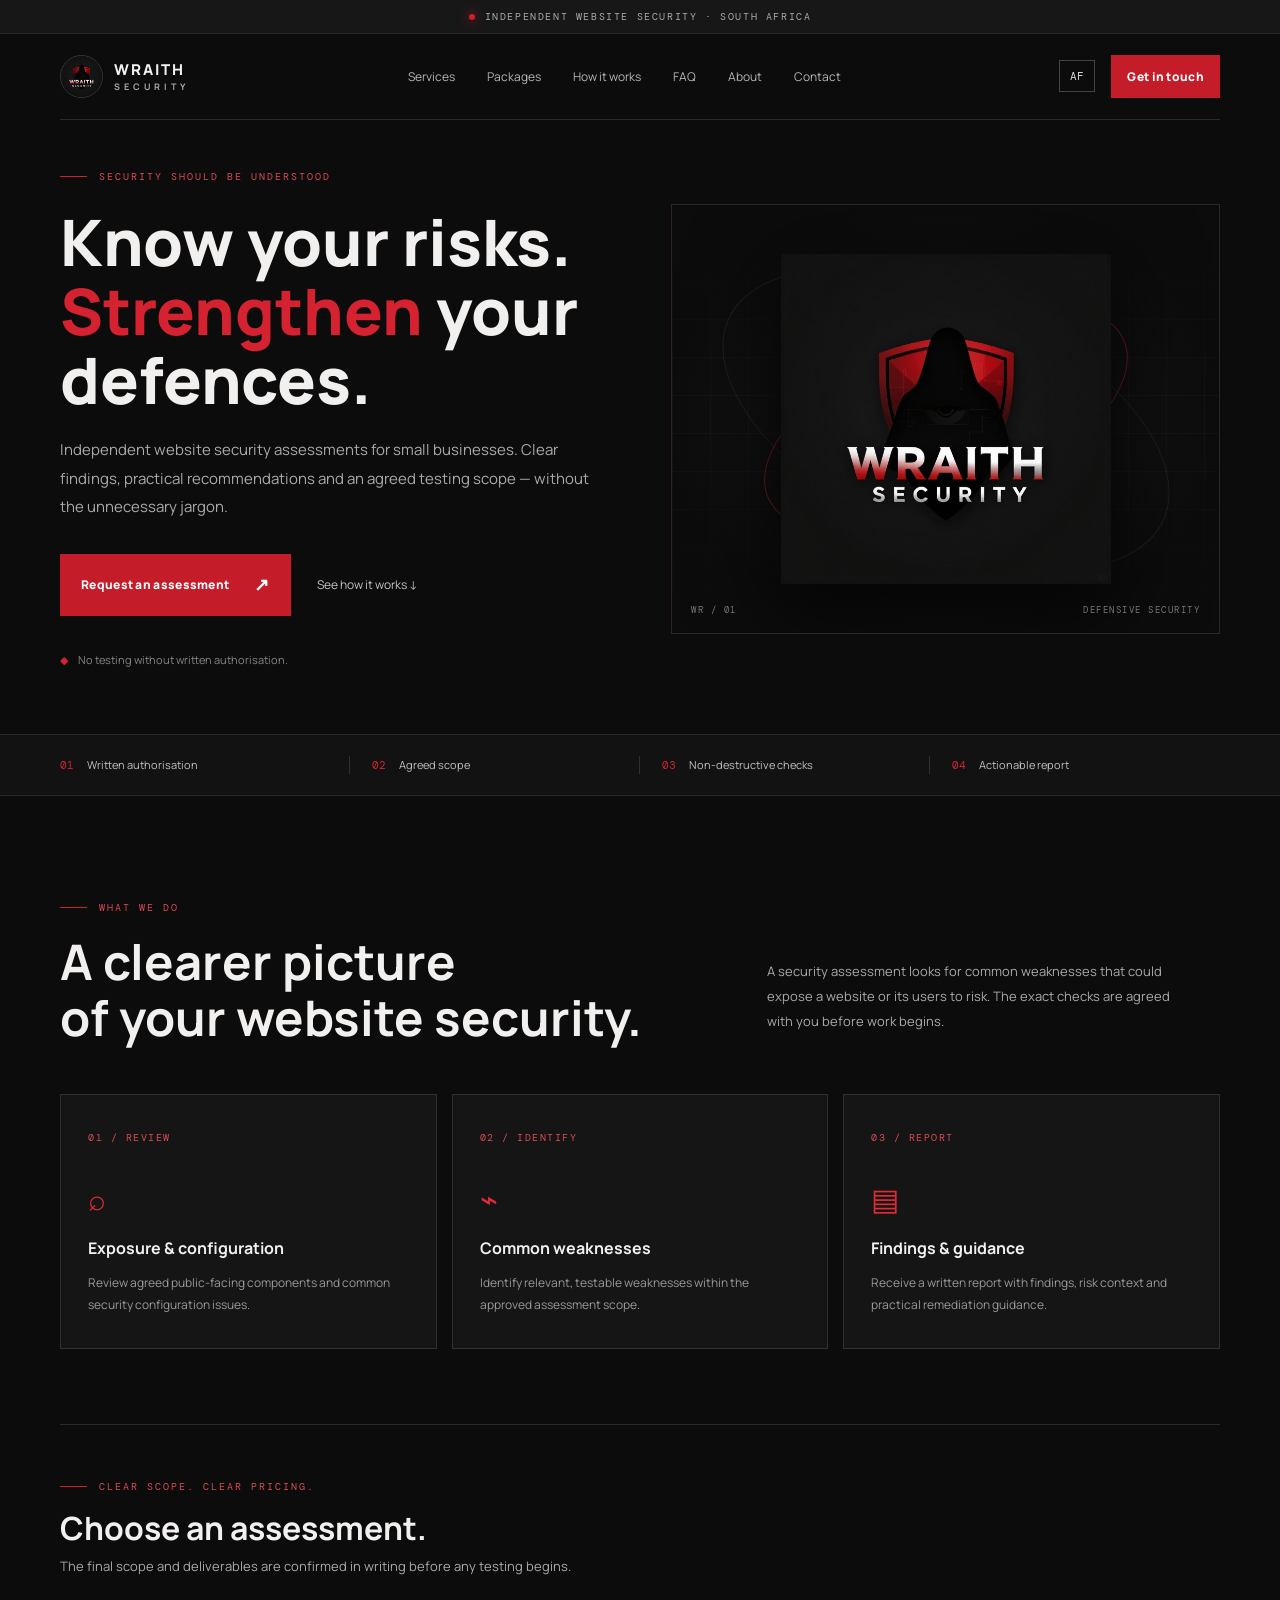
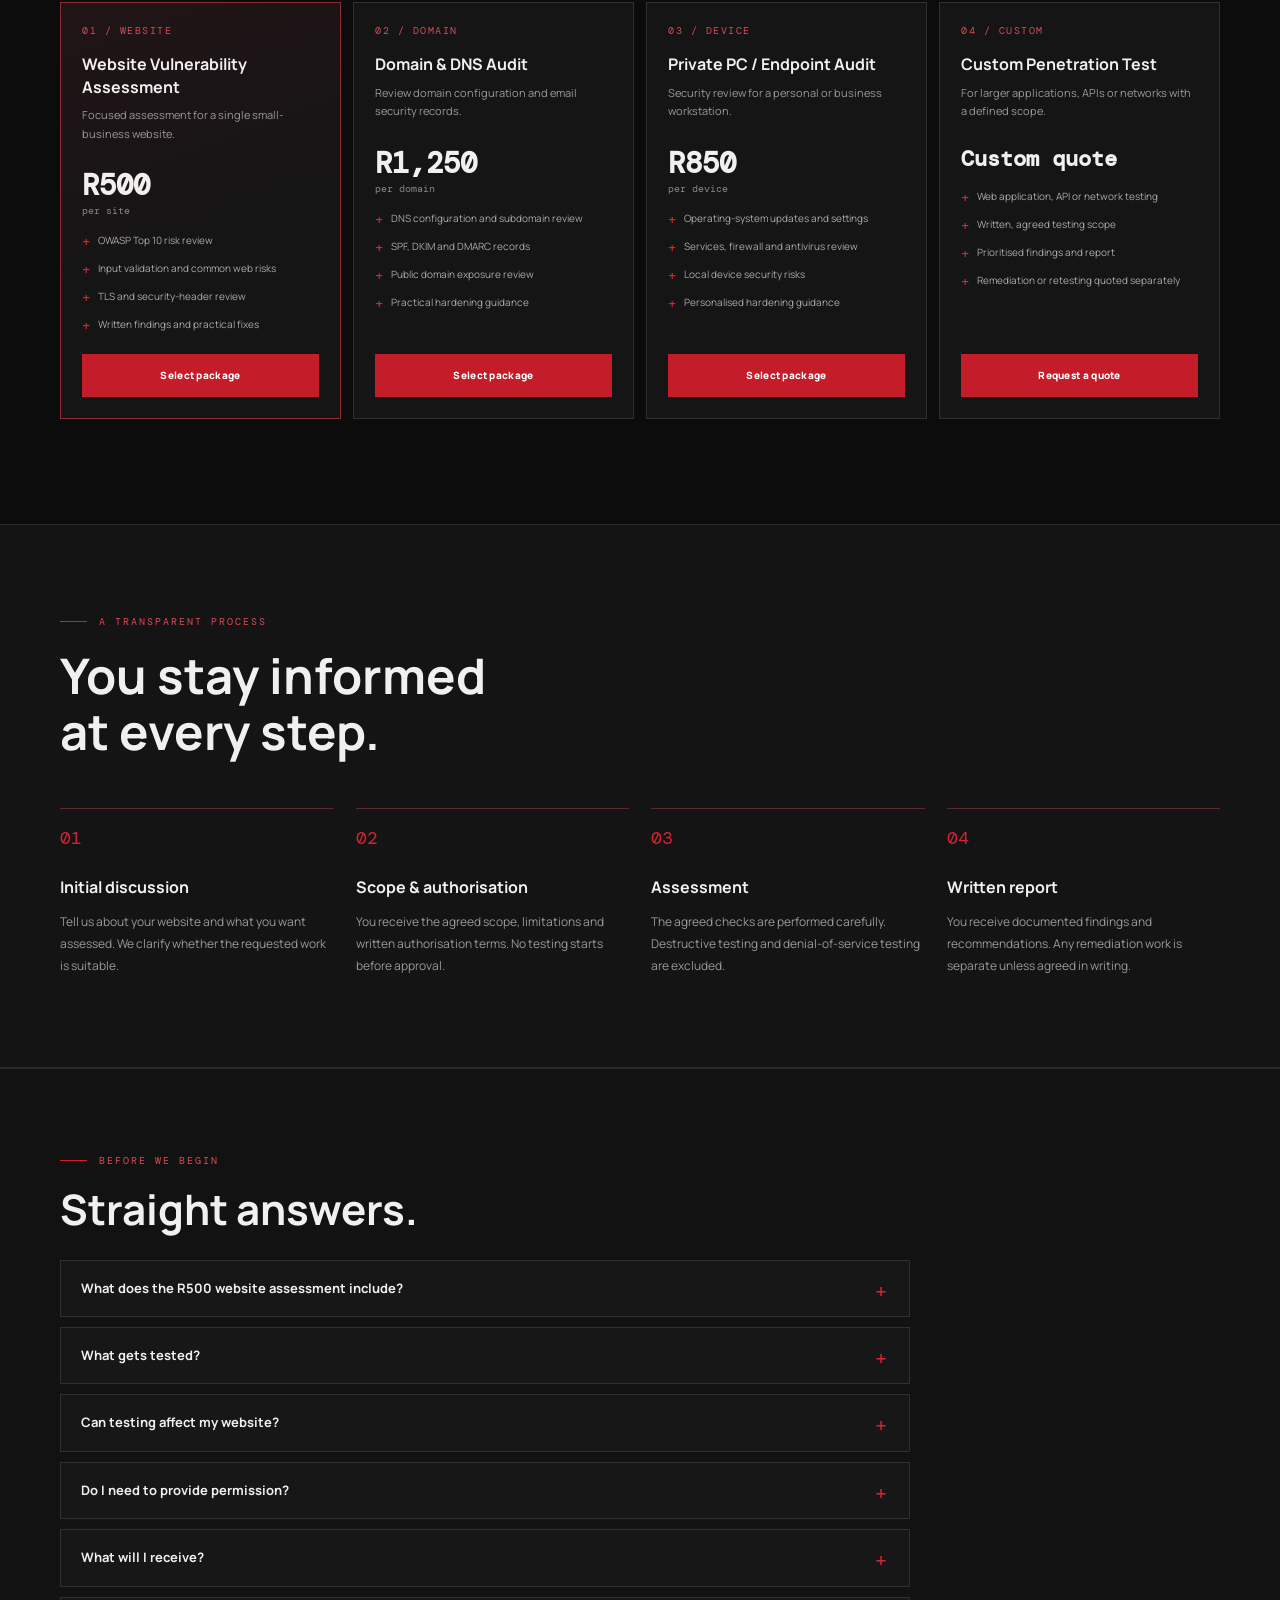
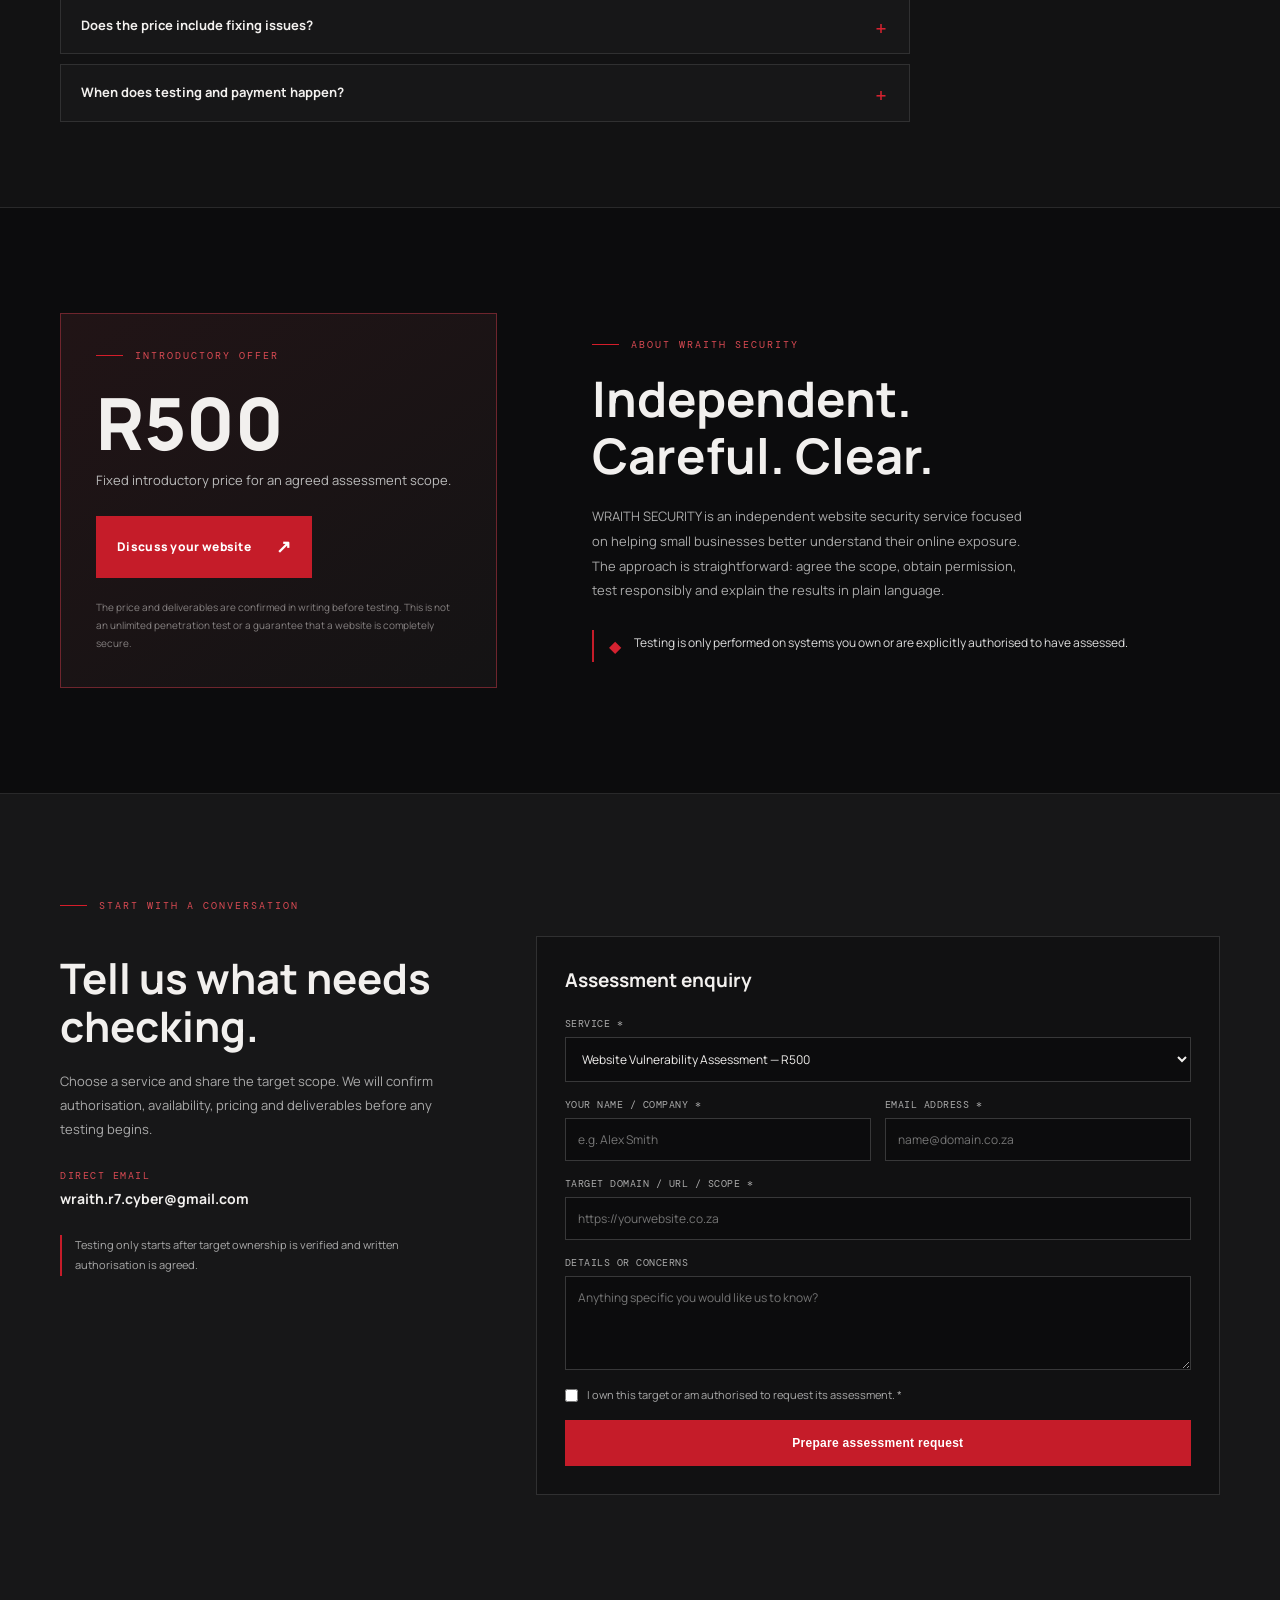
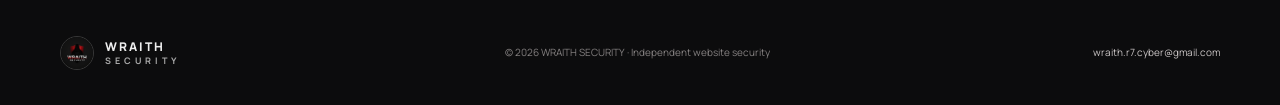
<file: index.html>
<!doctype html>
<html lang="en">
<head>
  <meta charset="utf-8">
  <meta name="viewport" content="width=device-width, initial-scale=1">
  <meta name="description" content="Independent website security assessments for South African small businesses. Clear scope, written authorisation and practical security reports.">
  <meta name="theme-color" content="#101010">
  <title>WRAITH SECURITY | Independent Website Security</title>
  <link rel="preconnect" href="https://fonts.googleapis.com">
  <link rel="preconnect" href="https://fonts.gstatic.com" crossorigin>
  <link href="https://fonts.googleapis.com/css2?family=DM+Mono:wght@400;500&family=Manrope:wght@400;500;600;700;800&display=swap" rel="stylesheet">
  <link rel="stylesheet" href="styles.css">
</head>
<body>
  <div class="topline"><span class="pulse"></span><span data-en="INDEPENDENT WEBSITE SECURITY · SOUTH AFRICA" data-af="ONAFHANKLIKE WEBWERFSEKURITEIT · SUID-AFRIKA">INDEPENDENT WEBSITE SECURITY · SOUTH AFRICA</span></div>
  <header class="nav wrap">
    <a class="brand" href="#home" aria-label="Wraith Security home">
      <img src="assets/wraith-security-logo.jpeg" alt="Wraith Security logo">
      <span>WRAITH <b>SECURITY</b></span>
    </a>
    <nav>
      <a href="#services" data-en="Services" data-af="Dienste">Services</a>
      <a href="#packages" data-en="Packages" data-af="Pakkette">Packages</a>
      <a href="#process" data-en="How it works" data-af="Hoe dit werk">How it works</a>
      <a href="#faq" data-en="FAQ" data-af="Vrae">FAQ</a>
      <a href="#about" data-en="About" data-af="Oor ons">About</a>
      <a href="#contact" data-en="Contact" data-af="Kontak">Contact</a>
    </nav>
    <button class="mobile-toggle" id="mobile-menu-toggle" type="button" aria-label="Open navigation menu" aria-expanded="false" aria-controls="mobile-menu">
      <span></span><span></span><span></span>
    </button>
    <div class="nav-actions">
      <button class="lang" id="langToggle" type="button" aria-label="Switch language">AF</button>
      <a class="button button-small" href="mailto:wraith.r7.cyber@gmail.com?subject=Website%20security%20assessment%20enquiry" data-en="Get in touch" data-af="Kontak ons">Get in touch</a>
    </div>
    <div class="mobile-menu" id="mobile-menu" role="navigation" aria-label="Mobile navigation">
      <a href="#services" data-en="Services" data-af="Dienste">Services</a>
      <a href="#packages" data-en="Packages" data-af="Pakkette">Packages</a>
      <a href="#process" data-en="How it works" data-af="Hoe dit werk">How it works</a>
      <a href="#faq" data-en="FAQ" data-af="Vrae">FAQ</a>
      <a href="#about" data-en="About" data-af="Oor ons">About</a>
      <a href="#contact" data-en="Contact" data-af="Kontak">Contact</a>
      <a href="mailto:wraith.r7.cyber@gmail.com" data-en="Email Wraith Security" data-af="E-pos Wraith Security">Email Wraith Security</a>
    </div>
  </header>

  <main>
    <section class="hero wrap" id="home">
      <div class="hero-copy">
        <div class="eyebrow"><span class="line"></span><span data-en="SECURITY SHOULD BE UNDERSTOOD" data-af="SEKURITEIT MOET VERSTAANBAAR WEES">SECURITY SHOULD BE UNDERSTOOD</span></div>
        <h1 data-en="Know your risks.<br><em>Strengthen</em> your defences." data-af="Ken jou risiko’s.<br><em>Versterk</em> jou verdediging.">Know your risks.<br><em>Strengthen</em> your defences.</h1>
        <p class="lead" data-en="Independent website security assessments for small businesses. Clear findings, practical recommendations and an agreed testing scope — without the unnecessary jargon." data-af="Onafhanklike webwerf-sekuriteitsassesserings vir klein besighede. Duidelike bevindings, praktiese aanbevelings en ’n ooreengekome toetsomvang — sonder onnodige tegniese taal.">Independent website security assessments for small businesses. Clear findings, practical recommendations and an agreed testing scope — without the unnecessary jargon.</p>
        <div class="hero-actions">
          <a class="button" href="#contact"><span data-en="Request an assessment" data-af="Versoek ’n assessering">Request an assessment</span><b>↗</b></a>
          <a class="text-link" href="#process" data-en="See how it works ↓" data-af="Kyk hoe dit werk ↓">See how it works ↓</a>
        </div>
        <div class="hero-note"><span class="shield">◆</span><span data-en="No testing without written authorisation." data-af="Geen toetsing sonder skriftelike magtiging nie.">No testing without written authorisation.</span></div>
      </div>
      <div class="hero-art">
        <div class="art-grid"></div>
        <div class="orbit orbit-one"></div><div class="orbit orbit-two"></div>
        <div class="logo-frame"><img src="assets/wraith-security-logo.jpeg" alt="Wraith Security emblem"></div>
        <div class="art-caption"><span>WR / 01</span><span data-en="DEFENSIVE SECURITY" data-af="VERDEDIGENDE SEKURITEIT">DEFENSIVE SECURITY</span></div>
      </div>
    </section>

    <section class="trust-strip">
      <div class="wrap trust-inner">
        <div><b>01</b><span data-en="Written authorisation" data-af="Skriftelike magtiging">Written authorisation</span></div>
        <div><b>02</b><span data-en="Agreed scope" data-af="Ooreengekome omvang">Agreed scope</span></div>
        <div><b>03</b><span data-en="Non-destructive checks" data-af="Nie-destruktiewe toetse">Non-destructive checks</span></div>
        <div><b>04</b><span data-en="Actionable report" data-af="Praktiese verslag">Actionable report</span></div>
      </div>
    </section>

    <section class="section wrap" id="services">
      <div class="section-head">
        <div><div class="eyebrow"><span class="line"></span><span data-en="WHAT WE DO" data-af="WAT ONS DOEN">WHAT WE DO</span></div><h2 data-en="A clearer picture<br>of your website security." data-af="’n Duideliker beeld<br>van jou webwerfsekuriteit.">A clearer picture<br>of your website security.</h2></div>
        <p data-en="A security assessment looks for common weaknesses that could expose a website or its users to risk. The exact checks are agreed with you before work begins." data-af="’n Sekuriteitsassessering soek na algemene swakpunte wat ’n webwerf of sy gebruikers aan risiko kan blootstel. Die presiese toetse word vooraf met jou ooreengekom.">A security assessment looks for common weaknesses that could expose a website or its users to risk. The exact checks are agreed with you before work begins.</p>
      </div>
      <div class="service-grid">
        <article class="service-card"><span class="number">01 / REVIEW</span><div class="service-icon">⌕</div><h3 data-en="Exposure & configuration" data-af="Blootstelling en konfigurasie">Exposure & configuration</h3><p data-en="Review agreed public-facing components and common security configuration issues." data-af="Oorsig van ooreengekome publieke komponente en algemene sekuriteitskonfigurasieprobleme.">Review agreed public-facing components and common security configuration issues.</p></article>
        <article class="service-card"><span class="number">02 / IDENTIFY</span><div class="service-icon">⌁</div><h3 data-en="Common weaknesses" data-af="Algemene swakpunte">Common weaknesses</h3><p data-en="Identify relevant, testable weaknesses within the approved assessment scope." data-af="Identifiseer relevante, toetsbare swakpunte binne die goedgekeurde assesseringsomvang.">Identify relevant, testable weaknesses within the approved assessment scope.</p></article>
        <article class="service-card"><span class="number">03 / REPORT</span><div class="service-icon">▤</div><h3 data-en="Findings & guidance" data-af="Bevindings en leiding">Findings & guidance</h3><p data-en="Receive a written report with findings, risk context and practical remediation guidance." data-af="Ontvang ’n skriftelike verslag met bevindings, risikokonteks en praktiese regstellingsvoorstelle.">Receive a written report with findings, risk context and practical remediation guidance.</p></article>
      </div>
      <div class="packages" id="packages">
        <div class="packages-heading"><div class="eyebrow"><span class="line"></span><span data-en="CLEAR SCOPE. CLEAR PRICING." data-af="DUIDELIKE OMVANG. DUIDELIKE PRYS.">CLEAR SCOPE. CLEAR PRICING.</span></div><h3 data-en="Choose an assessment." data-af="Kies ’n assessering.">Choose an assessment.</h3><p data-en="The final scope and deliverables are confirmed in writing before any testing begins." data-af="Die finale omvang en aflewerings word skriftelik bevestig voordat enige toetsing begin.">The final scope and deliverables are confirmed in writing before any testing begins.</p></div>
        <div class="package-grid">
          <article class="package-card package-featured">
            <span class="number" data-en="01 / WEBSITE" data-af="01 / WEBWERF">01 / WEBSITE</span>
            <h4 data-en="Website Vulnerability Assessment" data-af="Webwerf-kwesbaarheidsassessering">Website Vulnerability Assessment</h4>
            <p data-en="Focused assessment for a single small-business website." data-af="Gefokusde assessering vir een kleinbesigheidswebwerf.">Focused assessment for a single small-business website.</p>
            <div class="package-price">R500 <small data-en="per site" data-af="per webwerf">per site</small></div>
            <ul class="package-list">
              <li data-en="OWASP Top 10 risk review" data-af="OWASP Top 10-risikooorsig">OWASP Top 10 risk review</li>
              <li data-en="Input validation and common web risks" data-af="Invoervalidering en algemene web risiko’s">Input validation and common web risks</li>
              <li data-en="TLS and security-header review" data-af="TLS- en sekuriteitskopoorsig">TLS and security-header review</li>
              <li data-en="Written findings and practical fixes" data-af="Skriftelike bevindings en praktiese oplossings">Written findings and practical fixes</li>
            </ul>
            <a class="button package-select" href="#contact" data-service="Website Vulnerability Assessment (R500)" data-en="Select package" data-af="Kies pakket">Select package</a>
          </article>
          <article class="package-card">
            <span class="number" data-en="02 / DOMAIN" data-af="02 / DOMEIN">02 / DOMAIN</span>
            <h4 data-en="Domain & DNS Audit" data-af="Domein- en DNS-oudit">Domain &amp; DNS Audit</h4>
            <p data-en="Review domain configuration and email security records." data-af="Oorsig van domeinkonfigurasie en e-possekuriteitrekords.">Review domain configuration and email security records.</p>
            <div class="package-price">R1,250 <small data-en="per domain" data-af="per domein">per domain</small></div>
            <ul class="package-list">
              <li data-en="DNS configuration and subdomain review" data-af="DNS-konfigurasie- en subdomeinoorsig">DNS configuration and subdomain review</li>
              <li data-en="SPF, DKIM and DMARC records" data-af="SPF-, DKIM- en DMARC-rekords">SPF, DKIM and DMARC records</li>
              <li data-en="Public domain exposure review" data-af="Oorsig van publieke domeinblootstelling">Public domain exposure review</li>
              <li data-en="Practical hardening guidance" data-af="Praktiese verhardingsriglyne">Practical hardening guidance</li>
            </ul>
            <a class="button package-select" href="#contact" data-service="Domain &amp; Infrastructure Audit (R1,250)" data-en="Select package" data-af="Kies pakket">Select package</a>
          </article>
          <article class="package-card">
            <span class="number" data-en="03 / DEVICE" data-af="03 / TOESTEL">03 / DEVICE</span>
            <h4 data-en="Private PC / Endpoint Audit" data-af="Privaatrekenaar- / eindpuntaudit">Private PC / Endpoint Audit</h4>
            <p data-en="Security review for a personal or business workstation." data-af="Sekuriteitsoorsig vir ’n persoonlike of besigheidswerkstasie.">Security review for a personal or business workstation.</p>
            <div class="package-price">R850 <small data-en="per device" data-af="per toestel">per device</small></div>
            <ul class="package-list">
              <li data-en="Operating-system updates and settings" data-af="Bedryfstelselopdaterings en -instellings">Operating-system updates and settings</li>
              <li data-en="Services, firewall and antivirus review" data-af="Dienste-, brandmuur- en antivirusoorsig">Services, firewall and antivirus review</li>
              <li data-en="Local device security risks" data-af="Plaaslike toestel-sekuriteitsrisiko’s">Local device security risks</li>
              <li data-en="Personalised hardening guidance" data-af="Gepersonaliseerde verhardingsriglyne">Personalised hardening guidance</li>
            </ul>
            <a class="button package-select" href="#contact" data-service="Private PC Security Audit (R850)" data-en="Select package" data-af="Kies pakket">Select package</a>
          </article>
          <article class="package-card">
            <span class="number" data-en="04 / CUSTOM" data-af="04 / PASGEMAAK">04 / CUSTOM</span>
            <h4 data-en="Custom Penetration Test" data-af="Pasgemaakte penetrasietoets">Custom Penetration Test</h4>
            <p data-en="For larger applications, APIs or networks with a defined scope." data-af="Vir groter toepassings, API’s of netwerke met ’n bepaalde omvang.">For larger applications, APIs or networks with a defined scope.</p>
            <div class="package-price package-quote" data-en="Custom quote" data-af="Pasgemaakte kwotasie">Custom quote</div>
            <ul class="package-list">
              <li data-en="Web application, API or network testing" data-af="Webtoepassing-, API- of netwerktoetsing">Web application, API or network testing</li>
              <li data-en="Written, agreed testing scope" data-af="Skriftelik ooreengekome toetsomvang">Written, agreed testing scope</li>
              <li data-en="Prioritised findings and report" data-af="Geprioritiseerde bevindings en verslag">Prioritised findings and report</li>
              <li data-en="Remediation or retesting quoted separately" data-af="Regstelling of hertoetsing word apart gekwoteer">Remediation or retesting quoted separately</li>
            </ul>
            <a class="button package-select" href="#contact" data-service="Custom Enterprise Scope" data-en="Request a quote" data-af="Versoek ’n kwotasie">Request a quote</a>
          </article>
        </div>
      </div>
    </section>

    <section class="process-section" id="process">
      <div class="wrap section">
        <div class="eyebrow"><span class="line"></span><span data-en="A TRANSPARENT PROCESS" data-af="’N DEURSIGTIGE PROSES">A TRANSPARENT PROCESS</span></div>
        <h2 data-en="You stay informed<br>at every step." data-af="Jy bly ingelig<br>by elke stap.">You stay informed<br>at every step.</h2>
        <div class="steps">
          <article><b>01</b><div><h3 data-en="Initial discussion" data-af="Aanvanklike gesprek">Initial discussion</h3><p data-en="Tell us about your website and what you want assessed. We clarify whether the requested work is suitable." data-af="Vertel ons van jou webwerf en wat jy wil laat assesseer. Ons bevestig of die versoekte werk geskik is.">Tell us about your website and what you want assessed. We clarify whether the requested work is suitable.</p></div></article>
          <article><b>02</b><div><h3 data-en="Scope & authorisation" data-af="Omvang en magtiging">Scope & authorisation</h3><p data-en="You receive the agreed scope, limitations and written authorisation terms. No testing starts before approval." data-af="Jy ontvang die ooreengekome omvang, beperkings en skriftelike magtigingsvoorwaardes. Geen toetsing begin voor goedkeuring nie.">You receive the agreed scope, limitations and written authorisation terms. No testing starts before approval.</p></div></article>
          <article><b>03</b><div><h3 data-en="Assessment" data-af="Assessering">Assessment</h3><p data-en="The agreed checks are performed carefully. Destructive testing and denial-of-service testing are excluded." data-af="Die ooreengekome toetse word versigtig uitgevoer. Destruktiewe en diensweieringstoetse word uitgesluit.">The agreed checks are performed carefully. Destructive testing and denial-of-service testing are excluded.</p></div></article>
          <article><b>04</b><div><h3 data-en="Written report" data-af="Skriftelike verslag">Written report</h3><p data-en="You receive documented findings and recommendations. Any remediation work is separate unless agreed in writing." data-af="Jy ontvang gedokumenteerde bevindings en aanbevelings. Enige regstellingswerk is afsonderlik tensy dit skriftelik ooreengekom word.">You receive documented findings and recommendations. Any remediation work is separate unless agreed in writing.</p></div></article>
        </div>
      </div>
    </section>

    <section class="faq-section" id="faq">
      <div class="wrap section">
        <div class="eyebrow"><span class="line"></span><span data-en="BEFORE WE BEGIN" data-af="VOORDAT ONS BEGIN">BEFORE WE BEGIN</span></div>
        <h2 data-en="Straight answers." data-af="Duidelike antwoorde.">Straight answers.</h2>
        <div class="faq-list">
          <details class="faq-item"><summary data-en="What does the R500 website assessment include?" data-af="Wat sluit die R500-webwerfassessering in?">What does the R500 website assessment include?</summary><div data-en="A focused assessment of one agreed website scope, including common risk checks and a written report. Exact checks and deliverables are confirmed before testing." data-af="’n Gefokusde assessering van een ooreengekome webwerkomvang, met algemene risikotoetse en ’n skriftelike verslag. Die presiese toetse en aflewerings word voor toetsing bevestig.">A focused assessment of one agreed website scope, including common risk checks and a written report. Exact checks and deliverables are confirmed before testing.</div></details>
          <details class="faq-item"><summary data-en="What gets tested?" data-af="Wat word getoets?">What gets tested?</summary><div data-en="Checks are selected for the approved scope and may include common web risks, security headers, SSL/TLS configuration, software exposure and DNS where applicable." data-af="Toetse word vir die goedgekeurde omvang gekies en kan algemene webbedreigings, sekuriteitsopskrifte, SSL/TLS-konfigurasie, sagtewareblootstelling en DNS insluit waar toepaslik.">Checks are selected for the approved scope and may include common web risks, security headers, SSL/TLS configuration, software exposure and DNS where applicable.</div></details>
          <details class="faq-item"><summary data-en="Can testing affect my website?" data-af="Kan toetsing my webwerf beïnvloed?">Can testing affect my website?</summary><div data-en="No testing is entirely risk-free. Checks are scoped to avoid disruption; denial-of-service tests, destructive actions and production-data changes are excluded." data-af="Geen toetsing is heeltemal sonder risiko nie. Toetse word afgebaken om ontwrigting te vermy; diensweieringstoetse, vernietigende aksies en veranderinge aan produksiedata word uitgesluit.">No testing is entirely risk-free. Checks are scoped to avoid disruption; denial-of-service tests, destructive actions and production-data changes are excluded.</div></details>
          <details class="faq-item"><summary data-en="Do I need to provide permission?" data-af="Moet ek toestemming gee?">Do I need to provide permission?</summary><div data-en="Yes. Written authorisation from the owner or an authorised representative is required before any assessment begins." data-af="Ja. Skriftelike magtiging van die eienaar of ’n gemagtigde verteenwoordiger is nodig voordat enige assessering begin.">Yes. Written authorisation from the owner or an authorised representative is required before any assessment begins.</div></details>
          <details class="faq-item"><summary data-en="What will I receive?" data-af="Wat sal ek ontvang?">What will I receive?</summary><div data-en="A confidential written report with findings, risk context and prioritised recommendations to help address issues." data-af="’n Vertroulike skriftelike verslag met bevindings, risikokonteks en geprioritiseerde aanbevelings om probleme aan te spreek.">A confidential written report with findings, risk context and prioritised recommendations to help address issues.</div></details>
          <details class="faq-item"><summary data-en="Does the price include fixing issues?" data-af="Sluit die prys die regstelling van probleme in?">Does the price include fixing issues?</summary><div data-en="No. Remediation and code changes are quoted separately unless they are explicitly included in a written agreement." data-af="Nee. Regstellings en kodeveranderinge word afsonderlik gekwoteer, tensy dit uitdruklik in ’n skriftelike ooreenkoms ingesluit is.">No. Remediation and code changes are quoted separately unless they are explicitly included in a written agreement.</div></details>
          <details class="faq-item"><summary data-en="When does testing and payment happen?" data-af="Wanneer vind toetsing en betaling plaas?">When does testing and payment happen?</summary><div data-en="The scope, price and payment terms are agreed before testing starts. The report is delivered after the agreed assessment is complete." data-af="Die omvang, prys en betalingsvoorwaardes word voor toetsing ooreengekom. Die verslag word gelewer nadat die ooreengekome assessering voltooi is.">The scope, price and payment terms are agreed before testing starts. The report is delivered after the agreed assessment is complete.</div></details>
        </div>
      </div>
    </section>

    <section class="section wrap price-layout" id="about">
      <div class="price-card">
        <div class="eyebrow"><span class="line"></span><span data-en="INTRODUCTORY OFFER" data-af="BEKENDSTELLINGSAANBOD">INTRODUCTORY OFFER</span></div>
        <div class="price">R500</div>
        <p data-en="Fixed introductory price for an agreed assessment scope." data-af="Vaste bekendstellingsprys vir ’n ooreengekome assesseringsomvang.">Fixed introductory price for an agreed assessment scope.</p>
        <a class="button" href="#contact"><span data-en="Discuss your website" data-af="Bespreek jou webwerf">Discuss your website</span><b>↗</b></a>
        <small data-en="The price and deliverables are confirmed in writing before testing. This is not an unlimited penetration test or a guarantee that a website is completely secure." data-af="Die prys en aflewerings word skriftelik bevestig voor toetsing. Dit is nie ’n onbeperkte penetrasietoets of ’n waarborg dat ’n webwerf heeltemal veilig is nie.">The price and deliverables are confirmed in writing before testing. This is not an unlimited penetration test or a guarantee that a website is completely secure.</small>
      </div>
      <div class="about-copy">
        <div class="eyebrow"><span class="line"></span><span data-en="ABOUT WRAITH SECURITY" data-af="OOR WRAITH SECURITY">ABOUT WRAITH SECURITY</span></div>
        <h2 data-en="Independent.<br>Careful. Clear." data-af="Onafhanklik.<br>Versigtig. Duidelik.">Independent.<br>Careful. Clear.</h2>
        <p data-en="WRAITH SECURITY is an independent website security service focused on helping small businesses better understand their online exposure. The approach is straightforward: agree the scope, obtain permission, test responsibly and explain the results in plain language." data-af="WRAITH SECURITY is ’n onafhanklike webwerfsekuriteitsdiens wat klein besighede help om hul aanlyn blootstelling beter te verstaan. Die benadering is eenvoudig: kom die omvang ooreen, verkry toestemming, toets verantwoordelik en verduidelik die resultate in verstaanbare taal.">WRAITH SECURITY is an independent website security service focused on helping small businesses better understand their online exposure. The approach is straightforward: agree the scope, obtain permission, test responsibly and explain the results in plain language.</p>
        <div class="principle"><span>◆</span><p data-en="Testing is only performed on systems you own or are explicitly authorised to have assessed." data-af="Toetsing word slegs uitgevoer op stelsels wat jy besit of waarvoor jy uitdruklik toestemming het.">Testing is only performed on systems you own or are explicitly authorised to have assessed.</p></div>
      </div>
    </section>

    <section class="contact-section" id="contact">
      <div class="wrap section">
        <div class="eyebrow"><span class="line"></span><span data-en="START WITH A CONVERSATION" data-af="BEGIN MET ’N GESPREK">START WITH A CONVERSATION</span></div>
        <div class="contact-layout">
          <div class="contact-copy"><h2 data-en="Tell us what needs checking." data-af="Vertel ons wat nagegaan moet word.">Tell us what needs checking.</h2><p data-en="Choose a service and share the target scope. We will confirm authorisation, availability, pricing and deliverables before any testing begins." data-af="Kies ’n diens en deel die teikenomvang. Ons bevestig magtiging, beskikbaarheid, prys en aflewerings voordat enige toetsing begin.">Choose a service and share the target scope. We will confirm authorisation, availability, pricing and deliverables before any testing begins.</p><div class="contact-email"><span data-en="DIRECT EMAIL" data-af="DIREKTE E-POS">DIRECT EMAIL</span><a href="mailto:wraith.r7.cyber@gmail.com">wraith.r7.cyber@gmail.com</a></div><p class="authorisation-note" data-en="Testing only starts after target ownership is verified and written authorisation is agreed." data-af="Toetsing begin eers nadat teikeneienaarskap bevestig en skriftelike magtiging ooreengekom is.">Testing only starts after target ownership is verified and written authorisation is agreed.</p></div>
          <div class="scope-panel">
            <h3 data-en="Assessment enquiry" data-af="Assesseringsnavraag">Assessment enquiry</h3>
            <form id="auditForm" class="scope-form">
              <label class="field"><span data-en="SERVICE *" data-af="DIENS *">SERVICE *</span><select id="formService" name="service" required><option value="Website Vulnerability Assessment (R500)" data-en="Website Vulnerability Assessment — R500" data-af="Webwerf-kwesbaarheidsassessering — R500">Website Vulnerability Assessment — R500</option><option value="Domain & Infrastructure Audit (R1,250)" data-en="Domain & Infrastructure Audit — R1,250" data-af="Domein- en infrastruktuuroudit — R1,250">Domain &amp; Infrastructure Audit — R1,250</option><option value="Private PC Security Audit (R850)" data-en="Private PC / Endpoint Audit — R850" data-af="Privaatrekenaar- / eindpuntaudit — R850">Private PC / Endpoint Audit — R850</option><option value="Custom Enterprise Scope" data-en="Custom penetration test — Quote" data-af="Pasgemaakte penetrasietoets — Kwotasie">Custom penetration test — Quote</option></select></label>
              <div class="form-row"><label class="field"><span data-en="YOUR NAME / COMPANY *" data-af="JOU NAAM / MAATSKAPPY *">YOUR NAME / COMPANY *</span><input id="formName" name="name" type="text" autocomplete="name" required data-en-placeholder="e.g. Alex Smith" data-af-placeholder="bv. Alex Smith" placeholder="e.g. Alex Smith"></label><label class="field"><span data-en="EMAIL ADDRESS *" data-af="E-POSADRES *">EMAIL ADDRESS *</span><input id="formEmail" name="email" type="email" autocomplete="email" required data-en-placeholder="name@domain.co.za" data-af-placeholder="naam@domein.co.za" placeholder="name@domain.co.za"></label></div>
              <label class="field"><span data-en="TARGET DOMAIN / URL / SCOPE *" data-af="TEIKENDOMEIN / URL / OMVANG *">TARGET DOMAIN / URL / SCOPE *</span><input id="formTarget" name="target" type="text" required data-en-placeholder="https://yourwebsite.co.za" data-af-placeholder="https://jouwebwerf.co.za" placeholder="https://yourwebsite.co.za"></label>
              <label class="field"><span data-en="DETAILS OR CONCERNS" data-af="BESONDERHEDE OF KWELPUNTE">DETAILS OR CONCERNS</span><textarea id="formNotes" name="notes" rows="4" data-en-placeholder="Anything specific you would like us to know?" data-af-placeholder="Is daar iets spesifieks wat ons moet weet?" placeholder="Anything specific you would like us to know?"></textarea></label>
              <label class="authorisation-check"><input id="formAuthorised" name="authorised" type="checkbox" required><span data-en="I own this target or am authorised to request its assessment. *" data-af="Ek besit hierdie teiken of is gemagtig om die assessering daarvan aan te vra. *">I own this target or am authorised to request its assessment. *</span></label>
              <button class="button form-submit" type="submit" data-en="Prepare assessment request" data-af="Stel assesseringsversoek op">Prepare assessment request</button>
            </form>
            <p class="form-status" id="statusMsg" role="status" aria-live="polite" hidden data-en="Your email app should open with the request prepared. If it does not, email wraith.r7.cyber@gmail.com." data-af="Jou e-posprogram behoort oop te maak met die versoek gereed. Indien nie, e-pos wraith.r7.cyber@gmail.com.">Your email app should open with the request prepared. If it does not, email wraith.r7.cyber@gmail.com.</p>
          </div>
        </div>
      </div>
    </section>
  </main>

  <footer class="footer wrap">
    <a class="brand footer-brand" href="#home"><img src="assets/wraith-security-logo.jpeg" alt=""><span>WRAITH <b>SECURITY</b></span></a>
    <p>© <span id="year"></span> WRAITH SECURITY · <span data-en="Independent website security" data-af="Onafhanklike webwerfsekuriteit">Independent website security</span></p>
    <a href="mailto:wraith.r7.cyber@gmail.com">wraith.r7.cyber@gmail.com</a>
  </footer>
  <script src="script.js"></script>
</body>
</html>
</file>
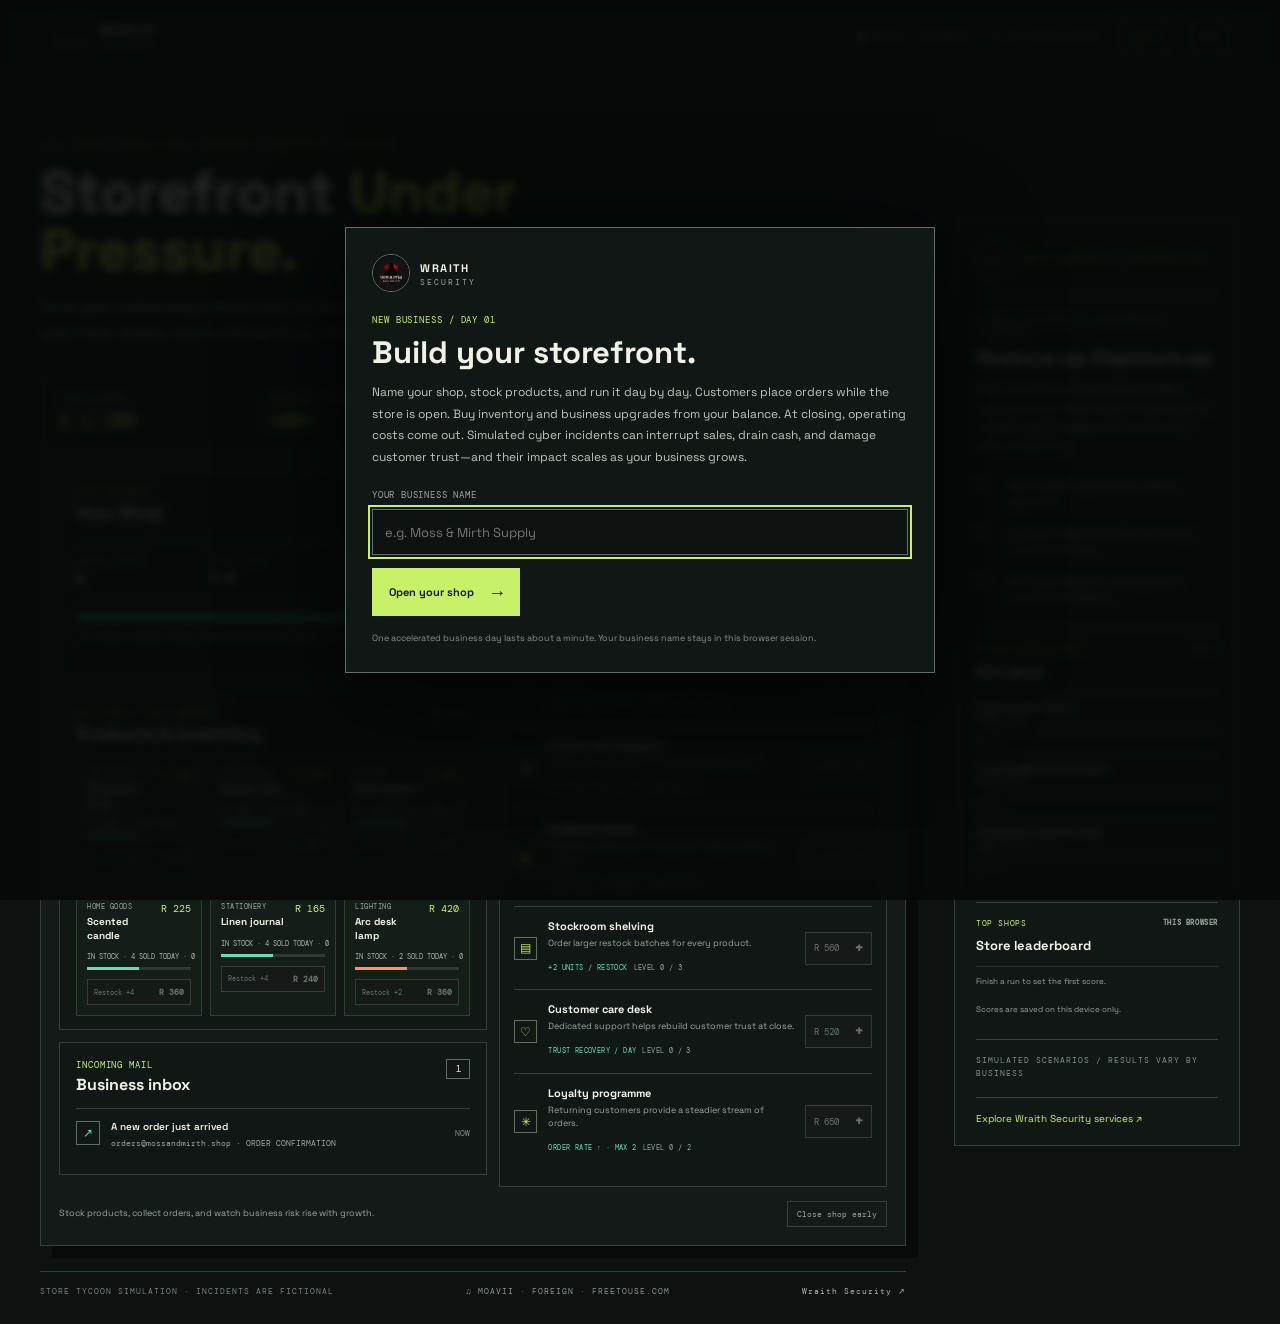
<file: cyber-game/index.html>
<!doctype html>
<html lang="en">
<head>
  <meta charset="utf-8">
  <meta name="viewport" content="width=device-width, initial-scale=1">
  <meta name="theme-color" content="#0d1110">
  <meta name="description" content="Build an online shop through daily sales, stock buying, business costs, and simulated cyber threats that scale as your storefront grows.">
  <meta property="og:type" content="website">
  <meta property="og:url" content="https://rubust7997.github.io/Wraith.Sec/cyber-game/">
  <meta property="og:title" content="Storefront Under Pressure | Wraith Security">
  <meta property="og:description" content="Name your shop, stock products, run daily sales, and see simulated cyber incidents hit your cash flow as the business grows.">
  <meta property="og:image" content="https://rubust7997.github.io/Wraith.Sec/assets/wraith-security-logo.jpeg">
  <meta name="twitter:card" content="summary">
  <title>Storefront Under Pressure | Wraith Security</title>
  <link rel="preconnect" href="https://fonts.googleapis.com">
  <link rel="preconnect" href="https://fonts.gstatic.com" crossorigin>
  <link href="https://fonts.googleapis.com/css2?family=DM+Mono:wght@400;500;700&family=Space+Grotesk:wght@400;500;600;700&display=swap" rel="stylesheet">
  <link rel="icon" href="../assets/wraith-security-logo.jpeg">
  <link rel="stylesheet" href="styles.css">
  <link rel="stylesheet" href="gameplay.css">
</head>
<body>
  <div class="scanline" aria-hidden="true"></div>
  <header class="topbar">
    <a class="brand" href="../" aria-label="Wraith Security home">
      <img src="../assets/wraith-security-logo.jpeg" alt="">
      <span>WRAITH <b>SECURITY</b></span>
    </a>
    <div class="topbar-right">
      <span class="edition"><span class="live-dot"></span><span data-en="SMALL BUSINESS / LIVE SIMULATION" data-af="KLEINBESIGHEID / LEWENDE SIMULASIE">SMALL BUSINESS / LIVE SIMULATION</span></span>
      <button class="music-toggle" id="musicToggle" type="button" aria-label="Mute ambient music" aria-pressed="true" title="Toggle ambient music"><span aria-hidden="true">♫</span><small id="musicState">ON</small></button>
      <button class="language-button" id="languageToggle" type="button" aria-label="Switch to Afrikaans">AF</button>
    </div>
  </header>

  <main class="game-layout">
    <section class="game-column" aria-labelledby="game-title">
      <div class="game-heading">
        <p class="eyebrow" data-en="STORE SIMULATION / SECURITY INCIDENTS INCOMING" data-af="WINKELSIMULASIE / SEKURITEITSINSIDENTE KOM IN">STORE SIMULATION / SECURITY INCIDENTS INCOMING</p>
        <h1 id="game-title"><span data-en="Storefront" data-af="Winkelvenster">Storefront</span> <em data-en="Under Pressure." data-af="Onder Druk.">Under Pressure.</em></h1>
        <p class="game-intro" data-en="Grow your online shop. Sales tick in automatically. Simulated security incidents hit your cash flow, orders, and customer trust. How long can your business hold up?" data-af="Bou jou aanlynwinkel. Verkope kom outomaties in. Gesimuleerde sekuriteitsinsidente raak jou kontantvloei, bestellings en kliëntevertroue. Hoe lank hou jou besigheid stand?">Grow your online shop. Sales tick in automatically. Simulated security incidents hit your cash flow, orders, and customer trust. How long can your business hold up?</p>
      </div>

      <section class="playfield tycoon-playfield" id="playfield">
        <div class="game-status">
          <div class="metrics-grid">
            <div class="metric"><span data-en="CASH BALANCE" data-af="KONTANTBALANS">CASH BALANCE</span><strong id="cashBalance">R 850</strong></div>
            <div class="metric"><span data-en="CUSTOMER TRUST" data-af="KLIËNT vertroue">CUSTOMER TRUST</span><strong id="trustValue">100%</strong></div>
            <div class="metric metric-clock"><span data-en="DAY / TIME" data-af="DAG / TYD">DAY / TIME</span><strong id="dayTimer">DAY 01 · 09:00</strong></div>
            <div class="metric metric-threat"><span data-en="THREAT PRESSURE" data-af="BEDREIGINGSDRUK">THREAT PRESSURE</span><strong id="threatPressure">LOW</strong></div>
          </div>
        </div>

        <div class="tycoon-grid">
          <div class="store-column">
            <section class="store-panel storefront-panel" aria-labelledby="storeTitle">
              <div class="panel-heading"><div><p class="panel-kicker" data-en="YOUR BUSINESS" data-af="JOU BESIGHEID">YOUR BUSINESS</p><h2 id="storeTitle">Your Shop</h2></div><span class="live-status"><i></i><span id="storeState">OPEN</span></span></div>
              <div class="store-numbers"><div><span data-en="ORDERS TODAY" data-af="BESTELLINGS VANDAG">ORDERS TODAY</span><strong id="orderCount">0</strong></div><div><span data-en="SALES TODAY" data-af="VERKOPE VANDAG">SALES TODAY</span><strong id="grossSales">R 0</strong></div><div><span data-en="SERVICE STATUS" data-af="DIENSSTATUS">SERVICE STATUS</span><strong id="serviceStatus">ONLINE</strong></div></div>
              <div class="sales-track" aria-label="Store sales activity"><span id="salesPulse"></span></div>
              <p class="store-caption" id="storeCaption" data-en="The store is open. Incoming orders add to your balance over time." data-af="Die winkel is oop. Inkomende bestellings verhoog jou balans mettertyd.">The store is open. Incoming orders add to your balance over time.</p>
            </section>

            <section class="store-panel stock-panel" aria-labelledby="stockTitle">
              <div class="panel-heading"><div><p class="panel-kicker" data-en="BUY STOCK / SELL ORDERS" data-af="KOOP VOORRAAD / VERKOOP BESTELLINGS">BUY STOCK / SELL ORDERS</p><h2 id="stockTitle" data-en="Products & inventory" data-af="Produkte en voorraad">Products &amp; inventory</h2></div><span class="stock-total" id="stockTotal">0 units</span></div>
              <div class="item-grid" id="itemGrid"></div>
            </section>

            <section class="store-panel inbox-panel" aria-labelledby="inboxTitle">
              <div class="panel-heading inbox-heading"><div><p class="panel-kicker" data-en="INCOMING MAIL" data-af="INKOMENDE POS">INCOMING MAIL</p><h2 id="inboxTitle" data-en="Business inbox" data-af="Besigheidsposbus">Business inbox</h2></div><span class="mail-count" id="mailCount">1</span></div>
              <div class="mail-feed" id="mailFeed" aria-live="polite"><div class="mail-empty"><span class="mail-icon">↗</span><div><strong data-en="A new order just arrived" data-af="’n Nuwe bestelling het pas aangekom">A new order just arrived</strong><small data-en="orders@mossandmirth.shop · ORDER CONFIRMATION" data-af="orders@mossandmirth.shop · BESTELLINGSBEVESTIGING">orders@mossandmirth.shop · ORDER CONFIRMATION</small></div><time>NOW</time></div></div>
            </section>
          </div>

          <section class="store-panel upgrades-panel" aria-labelledby="upgradesTitle">
            <div class="panel-heading"><div><p class="panel-kicker" data-en="BUSINESS INVESTMENTS" data-af="BESIGHEIDSBELEGGINGS">BUSINESS INVESTMENTS</p><h2 id="upgradesTitle" data-en="Build your operation" data-af="Bou jou onderneming">Build your operation</h2></div><span class="upgrade-count" id="upgradeCount">0</span></div>
            <div class="upgrade-tabs" role="tablist" aria-label="Upgrade category">
              <button class="upgrade-tab is-active" id="shopTab" type="button" role="tab" aria-selected="true" aria-controls="shopUpgrades" data-upgrade-target="shopUpgrades" data-en="Shop" data-af="Winkel">Shop</button>
              <button class="upgrade-tab" id="websiteTab" type="button" role="tab" aria-selected="false" aria-controls="websiteUpgrades" data-upgrade-target="websiteUpgrades" data-en="Website security" data-af="Webwerfsekuriteit">Website security</button>
            </div>
            <section class="upgrade-view" id="shopUpgrades" role="tabpanel" aria-labelledby="shopTab">
              <p class="upgrade-intro" data-en="Invest in a better-running shop, more orders, or stronger customer relationships." data-af="Belê in ’n beter winkel, meer bestellings of sterker kliënteverhoudings.">Invest in a better-running shop, more orders, or stronger customer relationships.</p>
              <div class="upgrade-list" id="shopUpgradeList"></div>
            </section>
            <section class="upgrade-view" id="websiteUpgrades" role="tabpanel" aria-labelledby="websiteTab" hidden>
              <div class="reviewer-offer" id="reviewerOffer">
                <p class="panel-kicker" data-en="HIRE A WEBSITE SPECIALIST" data-af="HUUR ’N WEBWERFSPESIALIS">HIRE A WEBSITE SPECIALIST</p>
                <h3 data-en="Commission a security review" data-af="Laat ’n sekuriteitsoorsig doen">Commission a security review</h3>
                <p data-en="A Wraith reviewer checks your storefront and reports which simulated risks are most exposed. The review unlocks specific website upgrades." data-af="’n Wraith-beoordelaar gaan jou winkel na en rapporteer watter gesimuleerde risiko’s die meeste blootgestel is. Die oorsig ontsluit spesifieke webwerfopgraderings.">A Wraith reviewer checks your storefront and reports which simulated risks are most exposed. The review unlocks specific website upgrades.</p>
                <div class="review-findings" id="reviewFindings" hidden></div>
                <button class="review-button" id="hireReviewer" type="button"><span data-en="Hire reviewer · R 650" data-af="Huur beoordelaar · R 650">Hire reviewer · R 650</span><b aria-hidden="true">↗</b></button>
              </div>
              <div class="upgrade-list website-upgrade-list" id="websiteUpgradeList" hidden></div>
              <p class="investment-note" data-en="Website upgrades affect the simulated chance or impact of specific threat types; no package removes all risk." data-af="Webwerfopgraderings beïnvloed die gesimuleerde kans of impak van spesifieke bedreigingstipes; geen pakket verwyder alle risiko nie.">Website upgrades affect the simulated chance or impact of specific threat types; no package removes all risk.</p>
            </section>
          </section>
        </div>
        <div class="game-controls"><span id="gameStatus" role="status" aria-live="polite" data-en="Stock products, collect orders, and watch business risk rise with growth." data-af="Vul produkte aan, ontvang bestellings en kyk hoe besigheidsrisiko met groei toeneem.">Stock products, collect orders, and watch business risk rise with growth.</span><button class="end-shift" id="closeDayButton" type="button" data-en="Close shop early" data-af="Sluit winkel vroeg">Close shop early</button></div>
      </section>

      <section class="results" id="results" hidden aria-live="polite">
        <p class="eyebrow" data-en="STORE CLOSED / SIMULATION REPORT" data-af="WINKEL GESLUIT / SIMULASIEVERSLAG">STORE CLOSED / SIMULATION REPORT</p>
        <div class="result-top"><div><p class="result-score-label" data-en="ENDING BALANCE" data-af="EINDBALANS">ENDING BALANCE</p><p class="result-score"><span id="finalBalance">R 0</span></p></div><div class="result-rank" id="businessStatus"></div></div>
        <div class="rank-result" id="rankResult" hidden></div>
        <h2 id="resultTitle" tabindex="-1" data-en="Your business, under pressure." data-af="Jou besigheid, onder druk.">Your business, under pressure.</h2>
        <p class="result-message" id="resultMessage"></p>
        <div class="report-grid"><div><span data-en="GROSS SALES" data-af="BRUTO VERKOPE">GROSS SALES</span><strong id="finalSales">R 0</strong></div><div><span data-en="STOCK PURCHASES" data-af="VOORRAADAANKOPE">STOCK PURCHASES</span><strong id="finalStockCosts">R 0</strong></div><div><span data-en="OPERATING COSTS" data-af="BEDRYFSKOSTE">OPERATING COSTS</span><strong id="finalOperatingCosts">R 0</strong></div><div><span data-en="INCIDENT LOSSES" data-af="INSIDENTVERLIESE">INCIDENT LOSSES</span><strong id="finalLosses">R 0</strong></div><div><span data-en="CUSTOMER TRUST" data-af="KLIËNTVERTROUE">CUSTOMER TRUST</span><strong id="finalTrust">100%</strong></div><div><span data-en="ORDERS COMPLETED" data-af="BESTELLINGS VOLTOOI">ORDERS COMPLETED</span><strong id="finalOrders">0</strong></div></div>
        <div class="debrief" id="incidentReport"></div>
        <div class="wraith-pitch"><p class="panel-kicker" data-en="FICTIONAL SIMULATION. REAL BUSINESSES FACE REAL COSTS." data-af="FIKTIEWE SIMULASIE. REGTE BESIGHEDE HET REGTE KOSTES.">FICTIONAL SIMULATION. REAL BUSINESSES FACE REAL COSTS.</p><h3 data-en="Don't guess where your exposure is." data-af="Moenie raai waar jou blootstelling lê nie.">Don't guess where your exposure is.</h3><p data-en="Wraith Security offers independent, authorised security assessments for websites and small businesses." data-af="Wraith Security bied onafhanklike, gemagtigde sekuriteitsassesserings vir webwerwe en klein besighede.">Wraith Security offers independent, authorised security assessments for websites and small businesses.</p><a class="button" href="../#contact"><span data-en="Explore Wraith Security services" data-af="Ontdek Wraith Security-dienste">Explore Wraith Security services</span><b aria-hidden="true">↗</b></a></div>
        <div class="share-preview-panel"><p class="panel-kicker" data-en="FACEBOOK POST PREVIEW" data-af="FACEBOOK-BERIGVOORBEELD">FACEBOOK POST PREVIEW</p><p id="sharePreview"></p></div>
        <div class="result-actions">
          <button class="button" id="replayButton" type="button"><span data-en="Open another shop" data-af="Begin ’n nuwe winkel">Open another shop</span><b aria-hidden="true">↻</b></button>
          <button class="button button-secondary" id="shareButton" type="button"><span data-en="Post shop stats on Facebook" data-af="Plaas winkelstatistiek op Facebook">Post shop stats on Facebook</span><b aria-hidden="true">↗</b></button>
          <button class="copy-button" id="downloadCardButton" type="button" data-en="SAVE STATS IMAGE" data-af="STOOR STATISTIEKBEELD">SAVE STATS IMAGE</button>
          <button class="copy-button" id="copyButton" type="button" data-en="COPY GAME LINK" data-af="KOPIEER SPELSKAKEL">COPY GAME LINK</button>
        </div>
        <p class="share-status" id="shareStatus" role="status" aria-live="polite"></p>
      </section>

      <dialog class="welcome-dialog" id="welcomeDialog" aria-labelledby="welcomeTitle">
        <div class="welcome-brand"><img src="../assets/wraith-security-logo.jpeg" alt=""><span>WRAITH <b>SECURITY</b></span></div>
        <p class="panel-kicker" data-en="NEW BUSINESS / DAY 01" data-af="NUWE BESIGHEID / DAG 01">NEW BUSINESS / DAY 01</p>
        <h2 id="welcomeTitle" data-en="Build your storefront." data-af="Bou jou winkel.">Build your storefront.</h2>
        <p class="welcome-copy" data-en="Name your shop, stock products, and run it day by day. Customers place orders while the store is open. Buy inventory and business upgrades from your balance. At closing, operating costs come out. Simulated cyber incidents can interrupt sales, drain cash, and damage customer trust—and their impact scales as your business grows." data-af="Gee jou winkel ’n naam, vul produkte aan en bestuur dit dag vir dag. Kliënte plaas bestellings terwyl die winkel oop is. Koop voorraad en besigheidsopgraderings uit jou balans. Bedryfskoste word met sluiting afgetrek. Gesimuleerde kuberinsidente kan verkope onderbreek, kontant tap en kliëntevertroue skaad—en hul impak groei saam met jou besigheid.">Name your shop, stock products, and run it day by day. Customers place orders while the store is open. Buy inventory and business upgrades from your balance. At closing, operating costs come out. Simulated cyber incidents can interrupt sales, drain cash, and damage customer trust—and their impact scales as your business grows.</p>
        <form id="welcomeForm" class="welcome-form">
          <label for="businessNameInput" data-en="YOUR BUSINESS NAME" data-af="JOU BESIGHEIDSNAAM">YOUR BUSINESS NAME</label>
          <input id="businessNameInput" name="businessName" maxlength="36" autocomplete="organization" required placeholder="e.g. Moss & Mirth Supply" data-en-placeholder="e.g. Moss & Mirth Supply" data-af-placeholder="bv. Moss & Mirth Voorraad">
          <button class="button" type="submit"><span data-en="Open your shop" data-af="Maak jou winkel oop">Open your shop</span><b aria-hidden="true">→</b></button>
        </form>
        <p class="welcome-note" data-en="One accelerated business day lasts about a minute. Your business name stays in this browser session." data-af="Een versnelde besigheidsdag duur ongeveer ’n minuut. Jou besigheidsnaam bly in hierdie blaaiersessie.">One accelerated business day lasts about a minute. Your business name stays in this browser session.</p>
      </dialog>

      <dialog class="day-dialog" id="dayDialog" aria-labelledby="dayResultTitle">
        <div class="incident-topline"><span class="live-dot"></span><span data-en="END OF BUSINESS DAY" data-af="EINDE VAN BESIGHEIDSDAG">END OF BUSINESS DAY</span><span id="closedDayLabel">DAY 01</span></div>
        <p class="panel-kicker" data-en="DAILY CLOSEOUT" data-af="DAAGLIKSE SLUITING">DAILY CLOSEOUT</p>
        <h2 id="dayResultTitle" tabindex="-1">Day 01 complete</h2>
        <p class="day-result-copy" id="dayResultCopy"></p>
        <div class="day-ledger" id="dayLedger"></div>
        <p class="restock-reminder" data-en="Review your remaining stock before opening the next day." data-af="Gaan jou oorblywende voorraad na voordat jy die volgende dag oopmaak.">Review your remaining stock before opening the next day.</p>
        <div class="day-actions"><button class="button" id="nextDayButton" type="button"><span data-en="Open next day" data-af="Maak volgende dag oop">Open next day</span><b aria-hidden="true">→</b></button><button class="end-shift" id="finishBusinessButton" type="button" data-en="Close business" data-af="Sluit besigheid">Close business</button></div>
      </dialog>

      <dialog class="incident-dialog" id="incidentDialog" aria-labelledby="incidentTitle">
        <div class="incident-topline"><span class="incident-pulse"></span><span data-en="INCOMING EMAIL / BUSINESS INCIDENT" data-af="INKOMENDE E-POS / BESIGHEIDSINSIDENT">INCOMING EMAIL / BUSINESS INCIDENT</span><span id="incidentTime">00:00</span></div>
        <div class="incident-email"><span data-en="FROM" data-af="VAN">FROM</span><strong id="incidentSender"></strong><span data-en="SUBJECT" data-af="ONDERWERP">SUBJECT</span><strong id="incidentSubject"></strong></div>
        <p class="panel-kicker" id="incidentType"></p>
        <h2 id="incidentTitle"></h2>
        <p class="incident-story" id="incidentStory"></p>
        <div class="incident-impact"><div><span data-en="CASH LOST" data-af="KONTANT VERLOOR">CASH LOST</span><strong id="incidentCashImpact">R 0</strong></div><div><span data-en="TRUST CHANGE" data-af="VERTROUEVERANDERING">TRUST CHANGE</span><strong id="incidentTrustImpact">-0%</strong></div><div><span data-en="STORE STATUS" data-af="WINKELSTATUS">STORE STATUS</span><strong id="incidentStoreImpact">OPEN</strong></div><div><span data-en="THREAT SCALE" data-af="BEDREIGINGSKAAL">THREAT SCALE</span><strong id="incidentScale">LOW</strong></div></div>
        <p class="incident-explainer" id="incidentExplainer"></p>
        <button class="button incident-close" id="incidentContinue" type="button"><span data-en="Back to the store" data-af="Terug na die winkel">Back to the store</span><b aria-hidden="true">→</b></button>
      </dialog>

      <footer class="game-footer">
        <span data-en="STORE TYCOON SIMULATION · INCIDENTS ARE FICTIONAL" data-af="WINKELSIMULASIE · INSIDENTE IS FIKTIEF">STORE TYCOON SIMULATION · INCIDENTS ARE FICTIONAL</span>
        <span class="music-credit">♫ MOAVII · FOREIGN · FREETOUSE.COM</span>
        <a href="../" data-en="Wraith Security ↗" data-af="Wraith Security ↗">Wraith Security ↗</a>
      </footer>
    </section>

    <aside class="briefing-rail" aria-label="Training notes">
      <div class="rail-identity"><img src="../assets/wraith-security-logo.jpeg" alt="Wraith Security"><span data-en="WRAITH SECURITY / BUSINESS RISK" data-af="WRAITH SECURITY / BESIGHEIDSRISIKO">WRAITH SECURITY / BUSINESS RISK</span></div>
      <div class="rail-rule"></div>
      <p class="rail-index" data-en="A SMALL BUSINESS / A BIG ONLINE FOOTPRINT" data-af="’N KLEIN BESIGHEID / ’N GROOT AANLYN VOETSPOOR">A SMALL BUSINESS / A BIG ONLINE FOOTPRINT</p>
      <h2 data-en="Revenue up. Exposure up." data-af="Inkomste op. Blootstelling op.">Revenue up. Exposure up.</h2>
      <p class="rail-copy" data-en="Every order helps the shop grow. More customers also mean more to lose when an incident affects payments, accounts or store availability." data-af="Elke bestelling help die winkel groei. Meer kliënte beteken ook meer om te verloor wanneer ’n insident betalings, rekeninge of winkelbeskikbaarheid raak.">Every order helps the shop grow. More customers also mean more to lose when an incident affects payments, accounts or store availability.</p>
      <div class="principle-list">
        <div><b>01</b><span data-en="Fake supplier requests can redirect payments." data-af="Vals verskafferversoeke kan betalings herlei.">Fake supplier requests can redirect payments.</span></div>
        <div><b>02</b><span data-en="A compromised account can interrupt orders and access." data-af="’n Gekompromitteerde rekening kan bestellings en toegang onderbreek.">A compromised account can interrupt orders and access.</span></div>
        <div><b>03</b><span data-en="Store downtime can cost sales and customer confidence." data-af="Winkelstilstand kan verkope en kliëntevertroue kos.">Store downtime can cost sales and customer confidence.</span></div>
      </div>
      <section class="goals-panel" aria-labelledby="goalsTitle"><div class="rail-section-head"><span data-en="BUSINESS MILESTONES" data-af="BESIGHEIDSMYLPALE">BUSINESS MILESTONES</span><b id="goalCount">0 / 3</b></div><h3 id="goalsTitle" data-en="Next goals" data-af="Volgende doelwitte">Next goals</h3><div id="goalList"></div></section>
      <section class="leaderboard-panel" aria-labelledby="leaderboardTitle"><div class="rail-section-head"><span data-en="TOP SHOPS" data-af="TOPWINKELS">TOP SHOPS</span><b data-en="THIS BROWSER" data-af="HIERDIE BLAAIER">THIS BROWSER</b></div><h3 id="leaderboardTitle" data-en="Store leaderboard" data-af="Winkelranglys">Store leaderboard</h3><ol id="leaderboardList"></ol><p class="leaderboard-scope" data-en="Scores are saved on this device only." data-af="Tellings word slegs op hierdie toestel gestoor.">Scores are saved on this device only.</p></section>
      <p class="rail-footnote" data-en="SIMULATED SCENARIOS / RESULTS VARY BY BUSINESS" data-af="GESIMULEERDE SCENARIO’S / RESULTATE VERSKIL PER BESIGHEID">SIMULATED SCENARIOS / RESULTS VARY BY BUSINESS</p>
      <a class="rail-cta" href="../#contact" data-en="Explore Wraith Security services ↗" data-af="Ontdek Wraith Security-dienste ↗">Explore Wraith Security services ↗</a>
    </aside>
  </main>

  <audio id="ambientMusic" loop preload="none" src="Moavii%20-%20Foreign%20(freetouse.com).mp3"></audio>
  <script src="store.js" defer></script>
</body>
</html>
</file>
<file: styles.css>
*{box-sizing:border-box}html{scroll-behavior:smooth;scroll-padding-top:90px}body{margin:0;background:#0c0c0d;color:#f2f0ee;font-family:Manrope,Arial,sans-serif;line-height:1.65}a{color:inherit;text-decoration:none}.wrap{width:min(1160px,calc(100% - 48px));margin:auto}.topline{height:34px;background:#171718;border-bottom:1px solid #29292a;display:flex;align-items:center;justify-content:center;gap:10px;color:#aaa;font:10px 'DM Mono',monospace;letter-spacing:1.6px}.pulse{width:6px;height:6px;border-radius:50%;background:#d51d2a;box-shadow:0 0 12px #d51d2a}.nav{height:86px;display:flex;align-items:center;justify-content:space-between;border-bottom:1px solid #29292a}.brand{display:flex;align-items:center;gap:11px;font-size:15px;font-weight:800;letter-spacing:2px}.brand img{width:43px;height:43px;object-fit:cover;border-radius:50%;border:1px solid #373737}.brand b{display:block;color:#aaa;font-size:9px;letter-spacing:4px;margin-top:-3px}.nav nav{display:flex;gap:32px;color:#b8b6b5;font-size:12px}.nav nav a:hover,.text-link:hover{color:#fff}.nav-actions{display:flex;align-items:center;gap:16px}.lang{background:transparent;border:1px solid #444;color:#ddd;padding:8px 10px;font:11px 'DM Mono',monospace;cursor:pointer}.button{display:inline-flex;align-items:center;justify-content:center;gap:25px;background:#c51c29;color:#fff;padding:15px 20px;font-size:12px;font-weight:800;letter-spacing:.3px;transition:.2s;border:1px solid #c51c29}.button:hover{background:#e02634;transform:translateY(-2px)}.button b{font-size:18px}.button-small{padding:11px 15px;gap:8px}.hero{min-height:590px;display:grid;grid-template-columns:1.02fr .98fr;align-items:center;gap:40px;padding-top:50px;padding-bottom:65px}.eyebrow{display:flex;align-items:center;gap:12px;color:#d94a53;font:10px 'DM Mono',monospace;letter-spacing:2px}.line{width:27px;height:1px;background:#d51d2a}.hero h1{font-size:clamp(42px,5.2vw,68px);line-height:1.08;letter-spacing:-3px;margin:24px 0 22px;font-weight:800}.hero h1 em{font-style:normal;color:#d52230}.lead{max-width:550px;color:#aaa;font-size:15px;line-height:1.9}.hero-actions{display:flex;align-items:center;gap:26px;margin-top:32px}.text-link{font-size:12px;color:#c7c4c3}.hero-note{margin-top:35px;display:flex;align-items:center;gap:10px;color:#898686;font-size:11px}.shield{color:#d52230}.hero-art{height:430px;position:relative;display:grid;place-items:center;overflow:hidden;background:radial-gradient(ellipse at center,#292022 0,#151314 42%,#0c0c0d 72%);border:1px solid #302426}.art-grid{position:absolute;inset:0;background-image:linear-gradient(#ffffff08 1px,transparent 1px),linear-gradient(90deg,#ffffff08 1px,transparent 1px);background-size:38px 38px;mask-image:linear-gradient(transparent,#000,transparent)}.orbit{position:absolute;border:1px solid #7e1d26;border-radius:50%;transform:rotate(-24deg)}.orbit-one{width:390px;height:180px}.orbit-two{width:480px;height:245px;border-color:#ffffff13;transform:rotate(25deg)}.logo-frame{position:relative;width:min(76%,330px);filter:drop-shadow(0 15px 45px #000)}.logo-frame img{display:block;width:100%;height:auto;mix-blend-mode:screen}.art-caption{position:absolute;bottom:17px;left:19px;right:19px;display:flex;justify-content:space-between;color:#777;font:9px 'DM Mono',monospace;letter-spacing:1.5px}.trust-strip{border-top:1px solid #29292a;border-bottom:1px solid #29292a;background:#121213}.trust-inner{display:grid;grid-template-columns:repeat(4,1fr);padding:21px 0}.trust-inner div{display:flex;align-items:center;gap:13px;border-right:1px solid #303031;padding-left:22px}.trust-inner div:first-child{padding-left:0}.trust-inner div:last-child{border:0}.trust-inner b{color:#d52230;font:11px 'DM Mono',monospace}.trust-inner span{font-size:11px;color:#c4c0bf}.section{padding-top:105px;padding-bottom:105px}.section-head{display:grid;grid-template-columns:1fr .7fr;gap:60px;align-items:end;margin-bottom:48px}.section h2,.about-copy h2,.cta-inner h2{font-size:clamp(34px,4vw,49px);line-height:1.15;letter-spacing:-2px;margin:20px 0 0}.section-head>p,.about-copy>p{color:#aaa;font-size:13px;line-height:1.9;max-width:430px}.service-grid{display:grid;grid-template-columns:repeat(3,1fr);gap:15px}.service-card{background:#151516;border:1px solid #303031;padding:27px;min-height:255px;transition:.2s}.service-card:hover{border-color:#8c2931;transform:translateY(-3px)}.number{color:#d84a53;font:10px 'DM Mono',monospace;letter-spacing:1.5px}.service-icon{font-size:30px;color:#e02b38;margin:25px 0 12px}.service-card h3,.steps h3{font-size:16px;margin:0 0 10px}.service-card p,.steps p{color:#999;font-size:12px;line-height:1.85;margin:0}.process-section{background:#141415;border-top:1px solid #29292a;border-bottom:1px solid #29292a}.process-section .section{padding-top:90px;padding-bottom:90px}.steps{margin-top:48px;display:grid;grid-template-columns:repeat(4,1fr);gap:22px}.steps article{border-top:1px solid #5b292d;padding-top:17px}.steps article>b{display:block;color:#d52230;font:18px 'DM Mono',monospace;margin-bottom:24px}.price-layout{display:grid;grid-template-columns:.82fr 1.18fr;gap:95px;align-items:center}.price-card{background:linear-gradient(145deg,#211416,#141314);border:1px solid #6e252d;padding:35px}.price{font-size:72px;line-height:1.2;font-weight:800;letter-spacing:-4px;margin:18px 0 4px}.price-card>p{color:#bbb;font-size:13px;margin:0 0 25px}.price-card small{display:block;color:#858080;font-size:10px;line-height:1.8;margin-top:20px}.about-copy h2{margin-bottom:20px}.principle{display:flex;gap:13px;align-items:flex-start;border-left:2px solid #c51c29;padding:3px 0 3px 15px;margin-top:27px;color:#ddd}.principle span{color:#d52230}.principle p{font-size:12px;margin:0}.cta-section{background:#b91c28}.cta-inner{padding-top:55px;padding-bottom:55px;display:flex;align-items:center;justify-content:space-between;gap:30px}.cta-inner .eyebrow{color:#ffd9dc}.cta-inner .line{background:#fff}.cta-inner h2{font-size:42px;margin:12px 0 5px}.cta-inner p{font-size:13px;color:#f3cdd0;margin:0}.button-light{background:#f4eeee;color:#181313;border-color:#f4eeee}.button-light:hover{background:#fff}.footer{min-height:105px;display:flex;align-items:center;justify-content:space-between;gap:20px;color:#858181;font-size:10px}.footer-brand{color:#eee;font-size:12px}.footer-brand img{width:34px;height:34px}.footer a:last-child{color:#c9c4c4}.footer a:last-child:hover{color:#fff}
@media(max-width:800px){.nav{height:74px}.nav nav{display:none}.hero{grid-template-columns:1fr;padding-top:65px;gap:35px}.hero-art{height:350px}.section-head,.price-layout{grid-template-columns:1fr;gap:25px}.steps{grid-template-columns:repeat(2,1fr)}.trust-inner{grid-template-columns:repeat(2,1fr);gap:17px}.trust-inner div:nth-child(2){border:0}.trust-inner div:nth-child(3){padding-left:0}.price-layout{gap:55px}.cta-inner{align-items:flex-start;flex-direction:column}.footer{padding-top:25px;padding-bottom:25px;flex-wrap:wrap}.footer p{order:3;width:100%}}
@media(max-width:500px){.wrap{width:min(100% - 34px,1160px)}.brand{font-size:12px;gap:8px}.brand img{width:37px;height:37px}.nav-actions{gap:8px}.nav-actions .button{font-size:10px;padding:10px}.hero h1{letter-spacing:-2px}.hero-art{height:300px}.hero-actions{align-items:flex-start;flex-direction:column;gap:18px}.trust-inner{gap:14px}.trust-inner div{padding-left:10px;gap:8px}.trust-inner span{font-size:10px}.section{padding-top:75px;padding-bottom:75px}.service-grid{grid-template-columns:1fr}.service-card{min-height:0}.steps{grid-template-columns:1fr}.steps article>b{margin-bottom:12px}.price-card{padding:25px}.price{font-size:62px}.cta-inner h2{font-size:35px}.footer{align-items:flex-start;flex-direction:column;gap:12px}}
.mobile-toggle{display:none;width:40px;height:40px;padding:10px;border:1px solid #444;background:transparent;color:#f2f0ee;cursor:pointer;flex-direction:column;justify-content:center;gap:5px}.mobile-toggle span{display:block;width:18px;height:1px;background:currentColor;transition:transform .2s,opacity .2s}.mobile-toggle[aria-expanded=true] span:first-child{transform:translateY(6px) rotate(45deg)}.mobile-toggle[aria-expanded=true] span:nth-child(2){opacity:0}.mobile-toggle[aria-expanded=true] span:last-child{transform:translateY(-6px) rotate(-45deg)}.mobile-toggle:focus-visible,.mobile-menu a:focus-visible{outline:2px solid #e02634;outline-offset:3px}.mobile-menu{display:none}.mobile-menu a{color:#c4c0bf;font-size:12px}.mobile-menu a:hover{color:#fff}
@media(max-width:800px){.nav{position:relative}.mobile-toggle{display:flex}.mobile-menu.is-open{position:absolute;z-index:5;top:calc(100% - 1px);left:0;right:0;display:grid;gap:16px;padding:19px 22px;background:#141415;border:1px solid #303031;box-shadow:0 18px 30px #0008}}
a:focus-visible,button:focus-visible{outline:2px solid #e02634;outline-offset:4px}.hero h1{font-size:64px;letter-spacing:0}.section h2,.about-copy h2{font-size:49px;letter-spacing:0}.cta-inner h2{font-size:42px;letter-spacing:0}.price{letter-spacing:0}
@media(max-width:1100px){.hero h1{font-size:48px}}
@media(max-width:800px){.hero h1{font-size:52px}.section h2,.about-copy h2{font-size:40px}}
@media(max-width:500px){.hero h1{font-size:38px}.section h2,.about-copy h2{font-size:34px}.cta-inner h2{font-size:35px}}
@media(prefers-reduced-motion:reduce){html{scroll-behavior:auto}*,*::before,*::after{scroll-behavior:auto!important;transition:none!important;animation:none!important}}
.packages{margin-top:75px;padding-top:55px;border-top:1px solid #29292a}.packages-heading{max-width:600px;margin-bottom:25px}.packages-heading h3{font-size:32px;line-height:1.2;margin:16px 0 8px}.packages-heading>p{color:#aaa;font-size:13px;margin:0}.package-grid{display:grid;grid-template-columns:repeat(4,minmax(0,1fr));gap:12px}.package-card{display:flex;flex-direction:column;align-items:flex-start;min-width:0;padding:21px;background:#151516;border:1px solid #303031}.package-featured{border-color:#8c2931;background:linear-gradient(160deg,#211416,#151516 58%)}.package-card h4{font-size:16px;line-height:1.4;margin:16px 0 8px}.package-card>p{min-height:44px;color:#999;font-size:11px;line-height:1.7;margin:0}.package-price{margin-top:16px;color:#f2f0ee;font:700 29px 'DM Mono',monospace}.package-price small{display:block;color:#888;font:10px 'DM Mono',monospace}.package-quote{font-size:22px}.package-list{width:100%;list-style:none;padding:16px 0 19px;margin:0;display:grid;gap:10px;color:#aaa;font-size:10px;line-height:1.55}.package-list li{display:flex;gap:8px}.package-list li::before{content:'+';color:#e02634;font:14px 'DM Mono',monospace}.package-select{width:100%;margin-top:auto;padding:12px 10px;gap:8px;text-align:center;font-size:10px}
.faq-section{background:#121213;border-top:1px solid #29292a;border-bottom:1px solid #29292a}.faq-section .section{padding-top:85px;padding-bottom:85px}.faq-section h2{font-size:42px;letter-spacing:0;margin:18px 0 26px}.faq-list{max-width:850px;display:grid;gap:10px}.faq-item{background:#171718;border:1px solid #303031;padding:0 20px}.faq-item summary{position:relative;cursor:pointer;list-style:none;padding:17px 30px 17px 0;color:#f2f0ee;font-size:13px;font-weight:700}.faq-item summary::-webkit-details-marker{display:none}.faq-item summary::after{content:'+';position:absolute;right:2px;color:#d52230;font:20px 'DM Mono',monospace}.faq-item[open] summary::after{content:'−'}.faq-item div{padding:0 0 18px;color:#aaa;font-size:12px;line-height:1.8}
.contact-section{background:#171718;border-top:1px solid #29292a}.contact-layout{display:grid;grid-template-columns:.75fr 1.25fr;gap:65px;margin-top:24px;align-items:start}.contact-copy h2{font-size:42px;line-height:1.15;letter-spacing:0;margin:18px 0}.contact-copy>p{color:#aaa;font-size:13px;line-height:1.85}.contact-email{display:grid;gap:5px;margin-top:28px}.contact-email span{color:#d94a53;font:10px 'DM Mono',monospace;letter-spacing:1.5px}.contact-email a{font-size:14px;font-weight:700}.authorisation-note{border-left:2px solid #c51c29;padding-left:13px;margin-top:25px!important;font-size:11px!important}.scope-panel{padding:28px;background:#111112;border:1px solid #303031}.scope-panel h3{font-size:19px;margin:0 0 21px}.scope-form{display:grid;gap:16px}.field{display:grid;gap:7px;min-width:0}.field>span{color:#aaa;font:10px 'DM Mono',monospace;letter-spacing:.5px}.field input,.field select,.field textarea{width:100%;min-width:0;padding:12px;background:#0c0c0d;border:1px solid #383839;border-radius:0;color:#f2f0ee;font:12px Manrope,Arial,sans-serif}.field textarea{resize:vertical}.field input:focus,.field select:focus,.field textarea:focus{outline:2px solid #c51c29;outline-offset:1px}.form-row{display:grid;grid-template-columns:1fr 1fr;gap:14px}.authorisation-check{display:flex;align-items:flex-start;gap:9px;color:#aaa;font-size:11px;line-height:1.6}.authorisation-check input{flex:0 0 auto;margin:3px 0 0;accent-color:#c51c29}.form-submit{width:100%;cursor:pointer}.form-status{margin:15px 0 0;padding:12px;border:1px solid #426b4b;background:#17231a;color:#c2e0c8;font-size:11px;line-height:1.7}.form-status[hidden]{display:none}
@media(max-width:1000px){.nav{position:relative}.nav nav{display:none}.mobile-toggle{display:flex}.mobile-menu.is-open{position:absolute;z-index:5;top:calc(100% - 1px);left:0;right:0;display:grid;gap:14px;padding:18px 22px;background:#141415;border:1px solid #303031;box-shadow:0 18px 30px #0008}.package-grid{grid-template-columns:repeat(2,minmax(0,1fr))}.contact-layout{grid-template-columns:1fr;gap:32px}}
@media(max-width:500px){.package-grid{grid-template-columns:1fr}.package-card>p{min-height:0}.packages-heading h3,.faq-section h2,.contact-copy h2{font-size:32px}.faq-section .section{padding-top:70px;padding-bottom:70px}.scope-panel{padding:20px}.form-row{grid-template-columns:1fr}}
</file>
<file: cyber-game/styles.css>
*{box-sizing:border-box}
:root{color-scheme:dark;--ink:#0d1110;--panel:#141a18;--panel-raised:#19211e;--line:#34403b;--line-bright:#5c7067;--paper:#f2f1e8;--muted:#9ba79f;--lime:#c8f169;--mint:#63dfb2;--orange:#ff9565;--red:#f47772;--mono:'DM Mono',monospace;--sans:'Space Grotesk',sans-serif}
html{min-width:320px;background:var(--ink);scroll-behavior:smooth}
body{position:relative;min-height:100vh;margin:0;background:var(--ink);color:var(--paper);font-family:var(--sans);line-height:1.55}
body::before{position:fixed;inset:0;z-index:-1;content:"";background-image:linear-gradient(90deg,transparent 49px,#ffffff07 50px),linear-gradient(transparent 49px,#ffffff07 50px);background-size:50px 50px;mask-image:linear-gradient(90deg,#0009,transparent 72%);pointer-events:none}
button,a{font:inherit}
a{color:inherit;text-decoration:none}
button:focus-visible,a:focus-visible{outline:2px solid var(--lime);outline-offset:4px}
.scanline{position:fixed;inset:0;z-index:10;pointer-events:none;background:linear-gradient(transparent 50%,#00000008 50%);background-size:100% 4px;opacity:.2}
.topbar{height:74px;padding:0 clamp(18px,4vw,60px);display:flex;align-items:center;justify-content:space-between;border-bottom:1px solid var(--line);background:#0d1110ee}
.brand{display:flex;align-items:center;gap:11px;font-size:12px;font-weight:700;letter-spacing:1.7px}
.brand img{width:38px;height:38px;object-fit:cover;border:1px solid var(--line-bright);border-radius:50%}
.brand b{display:block;color:var(--muted);font:9px var(--mono);letter-spacing:2px}
.topbar-right{display:flex;align-items:center;gap:20px}
.edition,.language-button,.eyebrow,.game-footer,.scenario-day,.category-tag,.progress-label,.score-block>span,.choice-heading,.rail-identity>span,.rail-index,.rail-footnote,.copy-button,.result-score-label{font:10px var(--mono);letter-spacing:1px}
.edition{display:flex;align-items:center;gap:9px;color:var(--muted)}
.live-dot{width:7px;height:7px;border-radius:50%;background:var(--mint);box-shadow:0 0 12px #63dfb277}
.language-button{width:38px;height:34px;border:1px solid var(--line-bright);background:transparent;color:var(--paper);cursor:pointer}
.game-layout{width:min(1200px,calc(100% - 48px));margin:0 auto;padding:54px 0 28px;display:grid;grid-template-columns:minmax(0,1fr) 286px;gap:48px;align-items:start}
.game-heading{max-width:760px;margin:0 0 28px}
.eyebrow{display:flex;align-items:center;gap:10px;color:var(--lime)}
.eyebrow::before{content:"";display:block;width:24px;height:1px;background:currentColor}
h1{margin:12px 0 4px;font-size:64px;line-height:1;letter-spacing:0;font-weight:700}
h1 em{color:var(--lime);font-style:normal}
.game-intro{max-width:600px;margin:15px 0 0;color:#b8c0b9;font-size:15px;line-height:1.7}
.playfield,.results{border:1px solid var(--line);background:var(--panel);box-shadow:12px 12px 0 #070a09}
.game-status{min-height:78px;padding:17px 22px;display:flex;align-items:center;justify-content:space-between;gap:20px;border-bottom:1px solid var(--line);background:#101614}
.progress-block{flex:1;max-width:520px}
.progress-label{display:flex;justify-content:space-between;gap:10px;margin-bottom:9px;color:var(--muted);font-size:9px}
.progress-track{height:4px;overflow:hidden;background:#323d37}
.progress-track span{display:block;width:20%;height:100%;background:var(--lime);transition:width .35s ease}
.score-block{display:grid;gap:1px;text-align:right}
.score-block>span{color:var(--muted);font-size:9px}
.score-block strong{color:var(--lime);font:500 23px var(--mono)}
.scenario{padding:clamp(20px,4vw,38px)}
.scenario-meta{display:flex;justify-content:space-between;align-items:center;gap:12px}
.scenario-day{color:var(--muted);font-size:9px}
.category-tag{padding:5px 8px;border:1px solid #688742;color:var(--lime);font-size:9px}
.scenario h2{margin:23px 0 9px;font-size:32px;line-height:1.18;letter-spacing:0}
.scenario-copy{max-width:720px;margin:0;color:#c1c8c0;font-size:14px;line-height:1.75}
.evidence{margin:21px 0 25px;padding:13px 15px;display:grid;grid-template-columns:repeat(3,minmax(0,1fr));gap:10px;border-left:2px solid var(--orange);background:#101513}
.evidence-item{min-width:0;display:grid;gap:3px}
.evidence-item span{color:var(--muted);font:9px var(--mono);letter-spacing:.5px;text-transform:uppercase}
.evidence-item strong{overflow-wrap:anywhere;color:var(--paper);font-size:11px;font-weight:500}
.choice-heading{display:flex;justify-content:space-between;gap:10px;margin-bottom:10px;color:var(--muted);font-size:9px}
.choices{display:grid;gap:8px}
.choice{width:100%;min-height:62px;padding:11px 14px;display:grid;grid-template-columns:28px 1fr 18px;gap:12px;align-items:center;text-align:left;border:1px solid var(--line);background:#171f1b;color:var(--paper);cursor:pointer;transition:border-color .15s,background .15s,transform .15s}
.choice:hover:not(:disabled){transform:translateX(3px);border-color:var(--lime);background:#1d2921}
.choice:disabled{cursor:default}
.choice-key{width:25px;height:25px;display:grid;place-items:center;border:1px solid var(--line-bright);color:var(--lime);font:11px var(--mono)}
.choice-copy{display:grid;gap:2px}
.choice-copy strong{font-size:12px;font-weight:600}
.choice-copy small{color:var(--muted);font-size:10px;line-height:1.45}
.choice-arrow{color:#7d8b81;font:16px var(--mono)}
.choice.is-correct{border-color:var(--mint);background:#163026}
.choice.is-incorrect{border-color:var(--red);background:#321e1d}
.choice.is-correct .choice-key{color:var(--mint);border-color:var(--mint)}
.choice.is-incorrect .choice-key{color:var(--red);border-color:var(--red)}
.feedback{margin-top:17px;padding:17px;display:grid;grid-template-columns:34px minmax(0,1fr);gap:10px;border:1px solid var(--line-bright);background:#101513}
.feedback-mark{width:29px;height:29px;display:grid;place-items:center;border:1px solid var(--mint);border-radius:50%;color:var(--mint);font:14px var(--mono)}
.feedback.is-miss .feedback-mark{border-color:var(--orange);color:var(--orange)}
.feedback-result{margin:0 0 5px;color:var(--mint);font-size:13px;font-weight:700}
.feedback.is-miss .feedback-result{color:var(--orange)}
.feedback-content>p:not(.feedback-result){margin:0;color:#c1c8c0;font-size:11px;line-height:1.7}
.field-tip{margin-top:9px!important;padding-top:9px;border-top:1px solid var(--line);color:var(--lime)!important}
.button{min-height:44px;padding:11px 16px;display:inline-flex;align-items:center;justify-content:center;gap:18px;border:1px solid var(--lime);background:var(--lime);color:#182012;font-size:11px;font-weight:700;cursor:pointer;transition:background .15s,transform .15s}
.button:hover{transform:translateY(-2px);background:#d9ff87}
.button b{font:18px var(--mono)}
.continue-button{grid-column:2;justify-self:start;margin-top:3px}
.briefing-rail{position:sticky;top:24px;margin-top:88px;padding:23px 21px 19px;border:1px solid var(--line);background:#111715}
.rail-identity{display:flex;align-items:center;gap:10px}
.rail-identity img{width:37px;height:37px;border:1px solid var(--line-bright);border-radius:50%;object-fit:cover}
.rail-identity>span{color:var(--lime);font-size:9px}
.rail-rule{height:1px;margin:18px 0;background:var(--line)}
.rail-index{margin:0;color:var(--muted);font-size:9px}
.briefing-rail h2{margin:8px 0 9px;font-size:19px;line-height:1.3}
.rail-copy{margin:0;color:#aab5ac;font-size:11px;line-height:1.75}
.principle-list{margin-top:21px;display:grid;gap:16px}
.principle-list>div{display:grid;grid-template-columns:24px 1fr;gap:8px;align-items:start}
.principle-list b{color:var(--lime);font:10px var(--mono)}
.principle-list span{color:#c3cbc3;font-size:10px;line-height:1.6}
.rail-footnote{margin:24px 0 0;padding-top:14px;border-top:1px solid var(--line);color:#829087;font-size:8px;line-height:1.7}
.results{padding:clamp(24px,5vw,42px);border-top:2px solid var(--lime)}
.result-top{margin:25px 0 8px;display:flex;align-items:end;justify-content:space-between;gap:15px}
.result-score-label{margin:0;color:var(--muted);font-size:9px}
.result-score{margin:2px 0 0;color:var(--lime);font:500 76px/1 var(--mono)}
.result-score small{font-size:18px;color:var(--muted)}
.result-rank{padding:8px 10px;border:1px solid var(--line-bright);color:var(--mint);font:10px var(--mono);letter-spacing:.7px;text-align:right}
.results h2{margin:12px 0 8px;font-size:27px}
.result-message{max-width:650px;color:#b8c0b9;font-size:13px;line-height:1.7}
.debrief{margin-top:24px;border-top:1px solid var(--line)}
.debrief-row{padding:12px 0;display:grid;grid-template-columns:26px minmax(0,1fr);gap:9px;border-bottom:1px solid var(--line)}
.debrief-mark{color:var(--mint);font:13px var(--mono)}
.debrief-row.is-miss .debrief-mark{color:var(--orange)}
.debrief-row strong{display:block;margin-bottom:3px;font-size:11px}
.debrief-row span{display:block;color:var(--muted);font-size:10px;line-height:1.6}
.result-actions{margin-top:22px;display:flex;flex-wrap:wrap;gap:10px}
.button-secondary{border-color:var(--line-bright);background:transparent;color:var(--paper)}
.button-secondary:hover{background:#202923}
.copy-button{padding:10px 12px;border:1px solid var(--line);background:transparent;color:var(--muted);cursor:pointer}
.copy-button:hover{border-color:var(--lime);color:var(--lime)}
.share-status{min-height:18px;margin:11px 0 0;color:var(--mint);font-size:11px}
.game-footer{margin-top:25px;padding-top:14px;display:flex;justify-content:space-between;gap:12px;border-top:1px solid var(--line);color:#768279;font-size:8px}
.game-footer a{color:#aeb8af}
[hidden]{display:none!important}
@media(max-width:980px){.game-layout{grid-template-columns:minmax(0,1fr) 250px;gap:26px}.game-layout{width:min(100% - 36px,1200px)}.briefing-rail{padding:18px;margin-top:100px}}
@media(max-width:760px){.topbar{height:64px}.edition{max-width:230px;font-size:8px;letter-spacing:.5px}.game-layout{grid-template-columns:1fr;padding-top:36px}.game-heading{margin-bottom:20px}.briefing-rail{position:static;margin-top:22px;display:grid;grid-template-columns:auto 1fr;column-gap:17px;align-items:start}.rail-identity{grid-column:1/-1}.rail-rule{grid-column:1/-1;margin:13px 0}.rail-index,.briefing-rail h2,.rail-copy,.principle-list,.rail-footnote{grid-column:1/-1}.rail-index{margin-top:2px}.principle-list{grid-template-columns:repeat(3,minmax(0,1fr));gap:12px}.principle-list>div{grid-template-columns:1fr;gap:5px}.rail-footnote{margin-top:17px}.playfield,.results{box-shadow:6px 6px 0 #070a09}}
@media(max-width:520px){.topbar{padding:0 15px}.brand{gap:7px;font-size:10px;letter-spacing:1px}.brand img{width:32px;height:32px}.topbar-right{gap:10px}.edition{max-width:150px;line-height:1.4}.language-button{width:34px;height:32px;font-size:9px}.game-layout{width:calc(100% - 28px);padding-top:27px}.game-heading h1{font-size:44px}.game-intro{font-size:13px}.game-status{min-height:68px;padding:13px 14px}.progress-label{font-size:8px}.score-block strong{font-size:20px}.scenario{padding:18px 14px}.scenario h2{font-size:25px}.scenario-copy{font-size:12px}.evidence{grid-template-columns:1fr;gap:9px;padding:11px}.evidence-item{grid-template-columns:84px minmax(0,1fr);align-items:center}.choice{grid-template-columns:25px 1fr 12px;gap:9px;padding:10px}.choice-copy strong{font-size:11px}.choice-copy small{font-size:9px}.choice-heading{font-size:8px}.feedback{padding:13px;grid-template-columns:27px minmax(0,1fr);gap:8px}.feedback-mark{width:24px;height:24px}.continue-button{grid-column:1/-1}.principle-list{grid-template-columns:1fr}.principle-list>div{grid-template-columns:25px 1fr}.result-top{align-items:center}.result-rank{font-size:8px}.result-actions{display:grid;grid-template-columns:1fr}.result-actions>*{width:100%}.game-footer{flex-direction:column;line-height:1.5}}
@media(max-width:520px){.result-score{font-size:60px}}
@media(prefers-reduced-motion:reduce){*,*::before,*::after{scroll-behavior:auto!important;transition:none!important;animation:none!important}}
.game-heading h1{max-width:740px;font-size:58px}.game-intro{max-width:670px}.tycoon-playfield{padding-bottom:18px}.game-status{padding:16px 18px}.metrics-grid{width:100%;display:grid;grid-template-columns:repeat(4,minmax(0,1fr));gap:10px}.metric{min-width:0;display:grid;gap:3px;padding-right:10px;border-right:1px solid var(--line)}.metric:last-child{padding:0;border:0}.metric>span{color:var(--muted);font:9px var(--mono);letter-spacing:.8px}.metric strong{color:var(--lime);font:500 19px var(--mono);white-space:nowrap;overflow:hidden;text-overflow:ellipsis}.metric-clock strong{color:var(--paper)}.tycoon-grid{padding:17px 18px 0;display:grid;grid-template-columns:minmax(0,1.05fr) minmax(0,.95fr);gap:12px;align-items:start}.store-column{display:grid;gap:12px}.store-panel{min-width:0;padding:16px;background:#111715;border:1px solid var(--line)}.panel-heading{display:flex;align-items:flex-start;justify-content:space-between;gap:12px}.panel-kicker{margin:0 0 4px;color:var(--lime);font:9px var(--mono);letter-spacing:.9px}.panel-heading h2{margin:0;font-size:18px;line-height:1.25;letter-spacing:0}.live-status{display:flex;align-items:center;gap:6px;padding:4px 7px;border:1px solid #496255;color:var(--mint);font:9px var(--mono)}.live-status i{width:6px;height:6px;border-radius:50%;background:var(--mint)}.store-numbers{margin-top:16px;padding:13px 0;display:grid;grid-template-columns:repeat(3,minmax(0,1fr));gap:9px;border-top:1px solid var(--line);border-bottom:1px solid var(--line)}.store-numbers div{min-width:0;display:grid;gap:4px}.store-numbers span{color:var(--muted);font:8px var(--mono);letter-spacing:.5px}.store-numbers strong{overflow:hidden;color:var(--paper);font:500 14px var(--mono);text-overflow:ellipsis}.store-numbers strong.is-offline{color:var(--red)}.sales-track{height:5px;margin-top:14px;overflow:hidden;background:#29332e}.sales-track span{display:block;width:24%;height:100%;background:var(--mint);transition:width .25s ease}.store-caption{min-height:32px;margin:9px 0 0;color:var(--muted);font-size:10px;line-height:1.6}.mail-count,.upgrade-count{min-width:24px;padding:3px 6px;border:1px solid var(--line-bright);color:var(--paper);font:9px var(--mono);text-align:center}.mail-feed{margin-top:13px;display:grid}.mail-empty,.mail-item{min-width:0;padding:10px 0;display:grid;grid-template-columns:26px minmax(0,1fr) auto;gap:9px;align-items:center;border-top:1px solid var(--line)}.mail-icon{width:24px;height:24px;display:grid;place-items:center;border:1px solid var(--line-bright);color:var(--mint);font:12px var(--mono)}.mail-threat .mail-icon{border-color:var(--orange);color:var(--orange)}.mail-empty>div,.mail-item>div{min-width:0;display:grid;gap:3px}.mail-item strong,.mail-empty strong{overflow:hidden;color:var(--paper);font-size:10px;font-weight:600;text-overflow:ellipsis;white-space:nowrap}.mail-item small,.mail-empty small{overflow:hidden;color:var(--muted);font:8px var(--mono);text-overflow:ellipsis;white-space:nowrap}.mail-item time,.mail-empty time{color:#7d8b81;font:8px var(--mono)}.inbox-heading h2{font-size:16px}.upgrades-panel{padding:16px 14px}.upgrade-list{margin-top:10px}.upgrade-item{min-width:0;padding:12px 0;display:grid;grid-template-columns:25px minmax(0,1fr) auto;gap:9px;align-items:center;border-top:1px solid var(--line)}.upgrade-symbol{width:23px;height:23px;display:grid;place-items:center;border:1px solid #607155;color:var(--lime);font:12px var(--mono)}.upgrade-copy{min-width:0}.upgrade-copy h3{margin:0;color:var(--paper);font-size:11px;line-height:1.35}.upgrade-copy p{margin:3px 0;color:var(--muted);font-size:9px;line-height:1.45}.upgrade-effect,.upgrade-owned{display:inline-block;margin:2px 6px 0 0;color:var(--mint);font:7px var(--mono);letter-spacing:.4px}.upgrade-owned{color:#94a99b}.upgrade-buy{min-width:67px;padding:7px 8px;display:flex;align-items:center;justify-content:space-between;gap:8px;border:1px solid #667d57;background:#1a2418;color:var(--lime);font:9px var(--mono);cursor:pointer}.upgrade-buy:hover:not(:disabled){background:#2b3a23;border-color:var(--lime)}.upgrade-buy b{font-size:13px}.upgrade-buy:disabled{border-color:#353d39;background:#151a18;color:#66736a;cursor:not-allowed}.investment-note{margin:10px 0 0;color:#7f8a82;font-size:8px;line-height:1.5}.game-controls{padding:14px 18px 0;display:flex;align-items:center;justify-content:space-between;gap:12px}.game-controls>span{color:var(--muted);font-size:9px}.end-shift{padding:7px 9px;border:1px solid var(--line);background:transparent;color:var(--muted);font:8px var(--mono);cursor:pointer}.end-shift:hover{border-color:var(--paper);color:var(--paper)}.incident-dialog{width:min(580px,calc(100% - 28px));max-height:min(90vh,760px);padding:0;overflow:auto;border:1px solid #8e5140;background:#111715;color:var(--paper);box-shadow:0 20px 90px #000b}.incident-dialog::backdrop{background:#050807d9;backdrop-filter:blur(4px)}.incident-topline{padding:12px 16px;display:flex;align-items:center;gap:9px;border-bottom:1px solid #674238;background:#211816;color:var(--orange);font:9px var(--mono);letter-spacing:.7px}.incident-topline span:last-child{margin-left:auto;color:var(--muted)}.incident-pulse{width:7px;height:7px;border-radius:50%;background:var(--orange);box-shadow:0 0 10px #ff956577}.incident-email{padding:15px 19px;display:grid;grid-template-columns:78px minmax(0,1fr);gap:5px 10px;border-bottom:1px solid var(--line);background:#151c19}.incident-email span{color:var(--muted);font:8px var(--mono)}.incident-email strong{overflow-wrap:anywhere;color:var(--paper);font-size:10px;font-weight:500}.incident-dialog>.panel-kicker{margin:19px 20px 4px;color:var(--orange)}.incident-dialog h2{margin:0 20px 9px;font-size:25px;line-height:1.2;letter-spacing:0}.incident-story,.incident-explainer{margin:0 20px;color:#b9c3ba;font-size:11px;line-height:1.75}.incident-impact{margin:17px 20px;padding:12px 0;display:grid;grid-template-columns:repeat(3,minmax(0,1fr));gap:10px;border-top:1px solid var(--line);border-bottom:1px solid var(--line)}.incident-impact>div{min-width:0;display:grid;gap:4px}.incident-impact span{color:var(--muted);font:8px var(--mono)}.incident-impact strong{color:var(--orange);font:500 13px var(--mono)}.incident-impact>div:last-child strong{color:var(--paper);font-size:10px}.incident-explainer{margin-bottom:18px;padding:0 0 0 10px;border-left:2px solid var(--line-bright);color:var(--muted)}.incident-close{margin:0 20px 20px}.results .result-score{font-size:48px;line-height:1.2}.result-rank{color:var(--orange)}.report-grid{margin-top:22px;display:grid;grid-template-columns:repeat(4,minmax(0,1fr));border-top:1px solid var(--line);border-bottom:1px solid var(--line)}.report-grid>div{min-width:0;padding:12px 8px;display:grid;gap:5px;border-right:1px solid var(--line)}.report-grid>div:first-child{padding-left:0}.report-grid>div:last-child{padding-right:0;border:0}.report-grid span{color:var(--muted);font:8px var(--mono);letter-spacing:.4px}.report-grid strong{overflow:hidden;color:var(--paper);font:500 13px var(--mono);text-overflow:ellipsis}.wraith-pitch{margin-top:22px;padding:17px;border-left:2px solid var(--lime);background:#171f1b}.wraith-pitch h3{margin:7px 0;font-size:18px;line-height:1.3}.wraith-pitch>p:not(.panel-kicker){margin:0 0 13px;color:#b4beb5;font-size:10px;line-height:1.65}.wraith-pitch .button{min-height:38px;padding:9px 12px}.rail-cta{margin-top:16px;padding-top:13px;display:block;border-top:1px solid var(--line);color:var(--lime);font-size:10px;line-height:1.5}.is-offline{color:var(--orange)!important}
.incident-log-empty{margin:0;padding:14px 0;color:var(--muted);font-size:11px}.incident-log-row{padding:12px 0;display:grid;grid-template-columns:46px minmax(0,1fr) auto;gap:10px;align-items:center;border-bottom:1px solid var(--line)}.incident-log-row>time{color:var(--muted);font:9px var(--mono)}.incident-log-row>div{min-width:0;display:grid;gap:3px}.incident-log-row>div span{color:var(--orange);font:8px var(--mono);letter-spacing:.5px}.incident-log-row>div strong{font-size:10px;line-height:1.5}.incident-log-row>span:last-child{color:#c3cbc3;font:8px var(--mono);text-align:right}
@media(max-width:980px){.tycoon-grid{grid-template-columns:1fr}.store-column{grid-template-columns:1fr 1fr;align-items:start}.upgrades-panel{padding:16px}.upgrade-item{grid-template-columns:25px minmax(0,1fr) auto}}
@media(max-width:600px){.game-heading h1{font-size:42px}.tycoon-grid{padding:12px 12px 0}.store-column{grid-template-columns:1fr}.game-status{padding:12px}.metrics-grid{grid-template-columns:repeat(2,minmax(0,1fr));gap:12px}.metric{border:0}.metric strong{font-size:17px}.upgrade-item{grid-template-columns:22px minmax(0,1fr) auto;gap:7px}.upgrade-buy{min-width:62px;padding:7px 6px}.upgrade-copy p{font-size:8px}.game-controls{padding:12px 12px 0;align-items:flex-start}.game-controls>span{max-width:65%;line-height:1.5}.report-grid{grid-template-columns:repeat(2,minmax(0,1fr))}.report-grid>div:nth-child(2n){border-right:0;padding-right:0}.report-grid>div:nth-child(2n+1){padding-left:0}.report-grid>div:nth-child(n+3){border-top:1px solid var(--line)}.incident-log-row{grid-template-columns:40px minmax(0,1fr)}.incident-log-row>span:last-child{grid-column:2;text-align:left}.incident-dialog h2{font-size:21px}.incident-impact strong{font-size:11px}}
</file>
<file: cyber-game/gameplay.css>
.music-toggle{min-width:53px;height:34px;padding:4px 7px;display:flex;align-items:center;justify-content:center;gap:6px;border:1px solid var(--line-bright);background:transparent;color:var(--lime);cursor:pointer}.music-toggle>span{font-size:16px;line-height:1}.music-toggle small{font:8px var(--mono);letter-spacing:.5px}.music-toggle[aria-pressed=false]{color:var(--muted)}
.metrics-grid{grid-template-columns:repeat(4,minmax(0,1fr))}.metric-threat strong{color:var(--mint)}.metric-threat strong[data-level=watch]{color:var(--lime)}.metric-threat strong[data-level=high]{color:var(--orange)}.metric-threat strong[data-level=critical]{color:var(--red)}
.stock-panel{padding-bottom:13px}.stock-total{color:var(--muted);font:9px var(--mono)}.item-grid{margin-top:13px;display:grid;grid-template-columns:repeat(3,minmax(0,1fr));gap:8px}.item-card{min-width:0;padding:10px;background:#151d19;border:1px solid #303d36}.item-title-row{display:flex;justify-content:space-between;align-items:flex-start;gap:7px}.item-title-row>div{min-width:0}.item-category{display:block;color:var(--muted);font:7px var(--mono);letter-spacing:.5px}.item-title-row h3{margin:4px 0 0;font-size:10px;line-height:1.35}.item-price{color:var(--lime);font:10px var(--mono);white-space:nowrap}.item-stock-info{margin-top:10px;display:flex;justify-content:space-between;gap:4px;color:#aab6ad;font:7px var(--mono)}.item-stock-info span{white-space:nowrap}.stock-track{height:3px;margin-top:6px;background:#303a34}.stock-track span{display:block;width:50%;height:100%;background:var(--mint);transition:width .2s}.stock-track span.is-low{background:var(--orange)}.restock-button{width:100%;margin-top:9px;padding:7px 6px;display:flex;align-items:center;justify-content:space-between;gap:5px;border:1px solid #566b4c;background:#1a2418;color:var(--lime);font:7px var(--mono);cursor:pointer}.restock-button:hover:not(:disabled){border-color:var(--lime);background:#25331f}.restock-button:disabled{border-color:#353d39;background:#151a18;color:#66736a;cursor:not-allowed}.restock-button span{white-space:nowrap}.restock-button b{font-size:8px;white-space:nowrap}
.welcome-dialog,.day-dialog{width:min(590px,calc(100% - 28px));max-height:min(90vh,760px);padding:26px;overflow:auto;border:1px solid var(--line-bright);background:#111715;color:var(--paper);box-shadow:0 20px 90px #000b}.welcome-dialog::backdrop,.day-dialog::backdrop{background:#050807df;backdrop-filter:blur(5px)}.welcome-brand{margin-bottom:22px;display:flex;align-items:center;gap:10px;font-size:11px;font-weight:700;letter-spacing:1.5px}.welcome-brand img{width:38px;height:38px;border:1px solid var(--line-bright);border-radius:50%;object-fit:cover}.welcome-brand b{display:block;color:var(--muted);font:8px var(--mono);letter-spacing:2px}.welcome-dialog>.panel-kicker{color:var(--lime)}.welcome-dialog h2,.day-dialog h2{margin:8px 0 11px;font-size:31px;line-height:1.18;letter-spacing:0}.welcome-copy,.day-result-copy{margin:0;color:#bdc6bd;font-size:12px;line-height:1.8}.welcome-form{margin-top:21px;display:grid;gap:8px}.welcome-form label{color:var(--muted);font:9px var(--mono);letter-spacing:.8px}.welcome-form input{width:100%;height:46px;padding:11px 12px;border:1px solid var(--line-bright);border-radius:0;background:#0d1210;color:var(--paper);font:13px var(--sans)}.welcome-form input:focus{outline:2px solid var(--lime);outline-offset:2px}.welcome-form .button{margin-top:5px;justify-self:start}.welcome-note{margin:15px 0 0;color:#849188;font-size:9px;line-height:1.6}.day-dialog{width:min(550px,calc(100% - 28px));padding:0 22px 22px}.day-dialog .incident-topline{margin:0 -22px 20px}.day-dialog h2{font-size:25px}.day-result-copy{font-size:11px}.day-ledger{margin-top:17px;border-top:1px solid var(--line)}.day-ledger-row{padding:9px 0;display:flex;justify-content:space-between;gap:12px;border-bottom:1px solid var(--line);color:var(--muted);font-size:10px}.day-ledger-row strong{color:var(--paper);font:9px var(--mono);text-align:right}.day-ledger-total{color:var(--orange);font:8px var(--mono);letter-spacing:.5px}.day-ledger-total strong{color:var(--orange)}.restock-reminder{margin:13px 0;color:var(--muted);font-size:9px}.day-actions{display:flex;align-items:center;gap:12px;flex-wrap:wrap}.day-actions .end-shift{min-height:40px;padding:9px 12px}.incident-impact{grid-template-columns:repeat(4,minmax(0,1fr))}.incident-impact strong#incidentScale{color:var(--lime)}.report-grid{grid-template-columns:repeat(3,minmax(0,1fr))}.report-grid>div:nth-child(3n){border-right:0}.report-grid>div:nth-child(3n+1){padding-left:0}.report-grid>div:nth-child(n+4){border-top:1px solid var(--line)}.rail-cta{color:var(--lime)}.music-credit{color:#87938b}
@media(max-width:980px){.metrics-grid{grid-template-columns:repeat(4,minmax(0,1fr))}.item-grid{grid-template-columns:1fr}.item-card{padding:10px}.item-title-row h3{font-size:11px}.item-stock-info{font-size:8px}.restock-button{font-size:8px}}
@media(max-width:760px){.metrics-grid{grid-template-columns:repeat(4,minmax(0,1fr))}.item-grid{grid-template-columns:repeat(3,minmax(0,1fr))}.item-card{padding:9px}.item-stock-info{display:grid;gap:3px}.incident-impact{grid-template-columns:repeat(2,minmax(0,1fr))}.report-grid{grid-template-columns:repeat(3,minmax(0,1fr))}.game-footer{align-items:flex-start}}
@media(max-width:520px){.topbar-right{gap:7px}.music-toggle{min-width:42px;width:42px;height:32px;padding:3px;gap:3px}.music-toggle>span{font-size:14px}.music-toggle small{font-size:7px}.edition{max-width:122px;font-size:7px}.metrics-grid{grid-template-columns:repeat(2,minmax(0,1fr));gap:11px}.metric{padding-right:7px}.metric>span{font-size:8px}.metric strong{font-size:15px}.item-grid{grid-template-columns:1fr}.item-card{padding:11px}.item-stock-info{display:flex;font-size:8px}.welcome-dialog{padding:21px}.welcome-dialog h2{font-size:26px}.day-dialog{padding:0 16px 17px}.day-dialog .incident-topline{margin:0 -16px 16px;padding:11px 14px}.day-dialog h2{font-size:22px}.day-actions{align-items:stretch;flex-direction:column}.day-actions>*{width:100%;justify-content:center}.incident-impact{grid-template-columns:repeat(2,minmax(0,1fr))}.report-grid{grid-template-columns:repeat(2,minmax(0,1fr))}.report-grid>div:nth-child(3n){border-right:1px solid var(--line)}.report-grid>div:nth-child(2n){border-right:0;padding-right:0}.report-grid>div:nth-child(2n+1){padding-left:0}.report-grid>div:nth-child(n+3){border-top:1px solid var(--line)}.game-footer{gap:8px}}
@media(prefers-reduced-motion:reduce){.stock-track span{transition:none}}
@media(min-width:601px) and (max-width:760px){.store-column{grid-template-columns:1fr}}
.upgrade-tabs{margin-top:14px;display:grid;grid-template-columns:1fr 1fr;border-bottom:1px solid var(--line)}.upgrade-tab{padding:10px 8px;border:0;border-bottom:2px solid transparent;background:transparent;color:var(--muted);font:9px var(--mono);cursor:pointer}.upgrade-tab.is-active{border-bottom-color:var(--lime);color:var(--lime)}.upgrade-view[hidden],.website-upgrade-list[hidden]{display:none}.upgrade-intro{margin:12px 0;color:var(--muted);font-size:10px;line-height:1.55}.upgrade-item[data-group=website]{border-left:2px solid #6b9271;padding-left:9px}.upgrade-owned.is-expiring{color:var(--orange)}.upgrade-owned.is-expired{color:var(--red)}.reviewer-offer{margin:12px 0;padding:13px;border:1px solid #48604e;background:#121b16}.reviewer-offer h3{margin:6px 0;font-size:13px}.reviewer-offer>p:not(.panel-kicker){margin:0 0 11px;color:var(--muted);font-size:9px;line-height:1.6}.review-button{width:100%;padding:10px 11px;display:flex;align-items:center;justify-content:space-between;border:1px solid var(--lime);background:#26331f;color:var(--lime);font:9px var(--mono);cursor:pointer}.review-button:hover:not(:disabled){background:#35462a}.review-button:disabled{opacity:.55;cursor:not-allowed}.review-findings{margin:12px 0;display:grid;gap:7px}.review-findings>p{margin:0 0 3px;color:#c3cbc3;font-size:9px;line-height:1.55}.review-finding{padding:7px 8px;display:flex;justify-content:space-between;gap:8px;border-left:2px solid var(--orange);background:#18201b;font-size:8px}.review-finding strong{color:var(--paper)}.review-finding span{color:var(--orange);text-align:right;font-size:7px}.goals-panel,.leaderboard-panel{margin-top:22px;padding-top:15px;border-top:1px solid var(--line)}.rail-section-head{display:flex;align-items:center;justify-content:space-between;gap:8px;color:var(--lime);font:8px var(--mono);letter-spacing:.6px}.rail-section-head b{color:var(--muted);font-size:7px}.goals-panel h3,.leaderboard-panel h3{margin:8px 0 10px;font-size:13px}.goal-item{padding:8px 0;display:grid;grid-template-columns:minmax(0,1fr) auto;gap:5px 8px;border-top:1px solid #29342e}.goal-copy{min-width:0;display:grid;gap:2px}.goal-copy strong{font-size:9px;line-height:1.4}.goal-copy span,.goal-item>small{color:var(--muted);font:7px var(--mono)}.goal-item.is-complete .goal-copy span{color:var(--mint)}.goal-meter{grid-column:1/-1;height:3px;background:#29342e}.goal-meter span{display:block;height:100%;background:var(--lime)}.leaderboard-panel ol{margin:0;padding:0;list-style:none}.leaderboard-row{padding:8px 0;display:grid;grid-template-columns:20px minmax(0,1fr) auto;gap:6px;align-items:center;border-top:1px solid #29342e}.leaderboard-row>span:first-child{color:var(--lime);font:9px var(--mono)}.leaderboard-identity{min-width:0;display:grid;gap:2px}.leaderboard-identity strong{overflow:hidden;color:var(--paper);font-size:9px;text-overflow:ellipsis;white-space:nowrap}.leaderboard-identity small{color:var(--muted);font:7px var(--mono)}.leaderboard-row>b{color:var(--mint);font:8px var(--mono);white-space:nowrap}.leaderboard-empty,.leaderboard-scope{color:var(--muted);font-size:8px;line-height:1.5}.leaderboard-empty{padding:8px 0;border-top:1px solid #29342e}.leaderboard-scope{margin:8px 0 0}.rank-result{margin:14px 0;padding:11px 13px;border-left:3px solid var(--lime);background:#17211b;color:var(--lime);font:9px var(--mono);line-height:1.5}.rank-result[hidden]{display:none}
@media(max-width:600px){.review-finding{align-items:flex-start;flex-direction:column;gap:3px}.rank-result{font-size:8px}.upgrade-tabs{position:sticky;top:0;z-index:2;background:#111715}}
.share-preview-panel{margin-top:16px;padding:15px 17px;border:1px solid var(--line);background:#101513}.share-preview-panel>.panel-kicker{color:var(--lime)}.share-preview-panel>p:last-child{margin:8px 0 0;color:#c3cbc3;font:10px/1.7 var(--mono);white-space:pre-line;overflow-wrap:anywhere}
.upgrade-tabs{margin-top:14px;display:grid;grid-template-columns:1fr 1fr;border-bottom:1px solid var(--line)}.upgrade-tab{padding:10px 8px;border:0;border-bottom:2px solid transparent;background:transparent;color:var(--muted);font:9px var(--mono);cursor:pointer}.upgrade-tab.is-active{border-bottom-color:var(--lime);color:var(--lime)}.upgrade-view[hidden],.website-upgrade-list[hidden]{display:none}.upgrade-intro{margin:12px 0;color:var(--muted);font-size:10px;line-height:1.55}.upgrade-item[data-group=website]{border-left:2px solid #6b9271;padding-left:9px}.upgrade-owned.is-expiring{color:var(--orange)}.upgrade-owned.is-expired{color:var(--red)}.reviewer-offer{margin:12px 0;padding:13px;border:1px solid #48604e;background:#121b16}.reviewer-offer h3{margin:6px 0;font-size:13px}.reviewer-offer>p:not(.panel-kicker){margin:0 0 11px;color:var(--muted);font-size:9px;line-height:1.6}.review-button{width:100%;padding:10px 11px;display:flex;align-items:center;justify-content:space-between;border:1px solid var(--lime);background:#26331f;color:var(--lime);font:9px var(--mono);cursor:pointer}.review-button:hover:not(:disabled){background:#35462a}.review-button:disabled{opacity:.55;cursor:not-allowed}.review-findings{margin:12px 0;display:grid;gap:7px}.review-findings>p{margin:0 0 3px;color:#c3cbc3;font-size:9px;line-height:1.55}.review-finding{padding:7px 8px;display:flex;justify-content:space-between;gap:8px;border-left:2px solid var(--orange);background:#18201b;font-size:8px}.review-finding strong{color:var(--paper)}.review-finding span{color:var(--orange);text-align:right}.goals-panel,.leaderboard-panel{margin-top:22px;padding-top:15px;border-top:1px solid var(--line)}.rail-section-head{display:flex;align-items:center;justify-content:space-between;gap:8px;color:var(--lime);font:8px var(--mono);letter-spacing:.6px}.rail-section-head b{color:var(--muted);font-size:7px}.goals-panel h3,.leaderboard-panel h3{margin:8px 0 10px;font-size:13px}.goal-item{padding:8px 0;display:grid;grid-template-columns:minmax(0,1fr) auto;gap:5px 8px;border-top:1px solid #29342e}.goal-copy{min-width:0;display:grid;gap:2px}.goal-copy strong{font-size:9px;line-height:1.4}.goal-copy span,.goal-item>small{color:var(--muted);font:7px var(--mono)}.goal-item.is-complete .goal-copy span{color:var(--mint)}.goal-meter{grid-column:1/-1;height:3px;background:#29342e}.goal-meter span{display:block;height:100%;background:var(--lime)}.leaderboard-panel ol{margin:0;padding:0;list-style:none}.leaderboard-row{padding:8px 0;display:grid;grid-template-columns:20px minmax(0,1fr) auto;gap:6px;align-items:center;border-top:1px solid #29342e}.leaderboard-row>span:first-child{color:var(--lime);font:9px var(--mono)}.leaderboard-identity{min-width:0;display:grid;gap:2px}.leaderboard-identity strong{overflow:hidden;color:var(--paper);font-size:9px;text-overflow:ellipsis;white-space:nowrap}.leaderboard-identity small{color:var(--muted);font:7px var(--mono)}.leaderboard-row>b{color:var(--mint);font:8px var(--mono);white-space:nowrap}.leaderboard-empty,.leaderboard-scope{color:var(--muted);font-size:8px;line-height:1.5}.leaderboard-empty{padding:8px 0;border-top:1px solid #29342e}.leaderboard-scope{margin:8px 0 0}.rank-result{margin:14px 0;padding:11px 13px;border-left:3px solid var(--lime);background:#17211b;color:var(--lime);font:9px var(--mono);line-height:1.5}.rank-result[hidden]{display:none}.review-finding span{font-size:7px}
@media(max-width:600px){.review-finding{align-items:flex-start;flex-direction:column;gap:3px}.rank-result{font-size:8px}.upgrade-tabs{position:sticky;top:0;z-index:2;background:#111715}}
</file>
